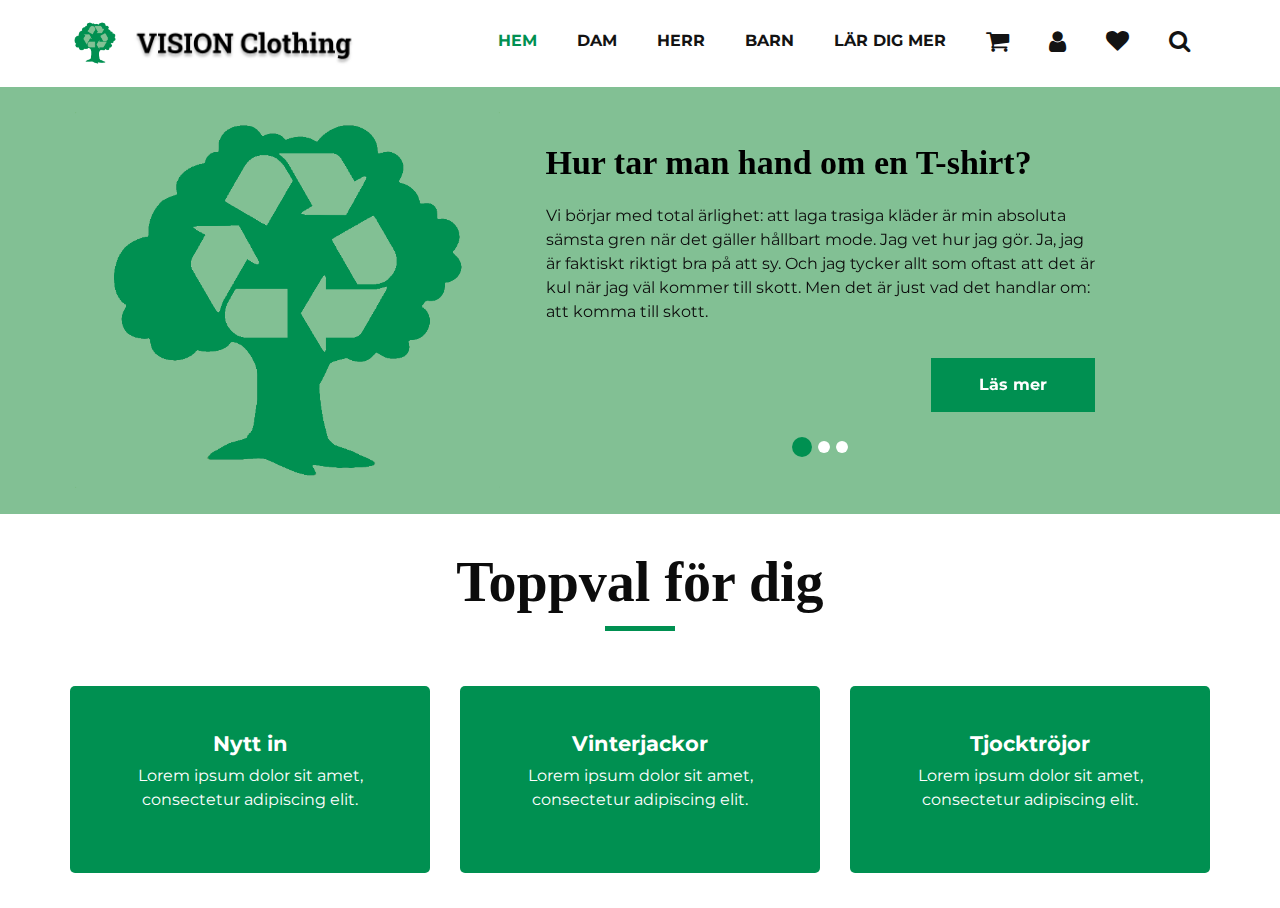
<file: index.html>
<!DOCTYPE html>
<html>

<head>
   <!-- Basic -->
   <meta charset="utf-8" />
   <meta http-equiv="X-UA-Compatible" content="IE=edge" />
   <!-- Mobile Metas -->
   <meta name="viewport" content="width=device-width, initial-scale=1, shrink-to-fit=no" />
   <!-- Site Metas -->
   <meta name="keywords" content="" />
   <meta name="description" content="" />
   <meta name="author" content="" />
   <link rel="shortcut icon" href="images/Tree.png" type="">
   <title>Vision Clothing</title>
   <!-- bootstrap core css -->
   <link rel="stylesheet" type="text/css" href="css/bootstrap.css" />
   <!-- font awesome style -->
   <link href="css/font-awesome.min.css" rel="stylesheet" />
   <!-- Custom styles for this template -->
   <!-- responsive style -->
   <link href="css/responsive.css" rel="stylesheet" />
   <link href="css/style.css" rel="stylesheet" />
</head>

<body>
   <div class="hero_area">
      <!-- header section strats -->
      <header class="header_section">
         <div class="container">
            <nav class="navbar navbar-expand-lg custom_nav-container ">
               <a class="navbar-brand" href="index.html"><img width="50" src="images/Tree.png" alt="#"><img width="250"
                     src="images/logo.png" alt="#" /></a>
               <button class="navbar-toggler" type="button" data-toggle="collapse" data-target="#navbarSupportedContent"
                  aria-controls="navbarSupportedContent" aria-expanded="false" aria-label="Toggle navigation">
                  <span class=""> </span>
               </button>
               <div class="collapse navbar-collapse" id="navbarSupportedContent">
                  <ul class="navbar-nav">
                     <li class="nav-item active">
                        <a class="nav-link" href="index.html">Hem <span class="sr-only">(current)</span></a>
                     </li>
                     <li class="nav-item">
                        <a class="nav-link" href="productsDam.html">Dam</a>
                     </li>
                     <li class="nav-item">
                        <a class="nav-link" href="productsHerr.html">Herr</a>
                     </li>
                     <li class="nav-item">
                        <a class="nav-link" href="javascript:void(0)"
                           onclick="document.getElementById('myModal').style.display='block';">Barn</a>
                     </li>
                     <li class="nav-item">
                        <a class="nav-link" href="info.html">lär dig mer</a>
                     </li>
                     <li class="nav-item">
                        <a class="nav-link" onclick="document.getElementById('myModal').style.display='block';"
                           href="javascript:void(0)"><i class="fa fa-shopping-cart" style="font-size:25px;"></i></a>
                     </li>
                     <li class="nav-item">
                        <a class="nav-link" onclick="document.getElementById('myModal').style.display='block';"
                           href="javascript:void(0)"><i class="fa fa-user" style="font-size:24px;"></i></a>
                     </li>
                     <li class="nav-item">
                        <a class="nav-link" onclick="document.getElementById('myModal').style.display='block';"
                           href="javascript:void(0)"><i class="fa fa-heart" style="font-size:23px;"></i></a>
                     </li>
                     <li class="nav-item">
                        <a class="nav-link" onclick="document.getElementById('myModal').style.display='block';"
                           href="javascript:void(0)"><i class="fa fa-search" style="font-size:23px;"></i></a>
                     </li>

                  </ul>
               </div>
            </nav>
         </div>
      </header>
      <!-- end header section -->
      <!-- slider section -->
      <section class="slider_section " style="background-color: #82c094; padding: 2% 0;">
         <div class="img-box" style="padding: 0px 0px 0px 75px; max-width: 500px;">
            <img src="images/Tree.png" alt="">
         </div>
         <div id="customCarousel1" class="carousel slide" data-ride="carousel">
            <div class="carousel-inner">
               <div class="carousel-item active">
                  <div class="container ">
                     <div class="row">
                        <div class="col-md-7 col-lg-6 " style="
                           min-width: 100%;">
                           <div class="detail-box" style="min-height: 284px">
                              <h1>
                                 Hur tar man hand om en T-shirt?
                              </h1>
                              <p>
                                 Vi börjar med total ärlighet: att laga trasiga kläder är min absoluta sämsta
                                 gren när det gäller hållbart mode. Jag vet hur jag gör. Ja, jag är faktiskt riktigt bra
                                 på att
                                 sy. Och jag tycker allt som oftast att det är kul när jag väl kommer till skott. Men
                                 det är just
                                 vad det handlar om: att komma till skott.
                              </p>
                              <div class="btn-box">
                                 <a href="info.html" class="btn1">
                                    Läs mer
                                 </a>
                              </div>
                           </div>
                        </div>
                     </div>
                  </div>
               </div>
               <div class="carousel-item ">
                  <div class="container ">
                     <div class="row">
                        <div class="col-md-7 col-lg-6 " style="
                           min-width: 100%;">
                           <div class="detail-box" style="min-height: 284px">
                              <h1>
                                 Är H&M:s hållbara kläder verkligen hållbara?
                              </h1>
                              <p>
                                 Explicabo esse amet tempora quibusdam laudantium, laborum eaque magnam fugiat hic? Esse
                                 dicta aliquid error repudiandae earum suscipit fugiat molestias, veniam, vel architecto
                                 veritatis delectus repellat modi impedit sequi.
                              </p>
                              <div class="btn-box">
                                 <a href="info.html" class="btn1">
                                    Läs mer
                                 </a>
                              </div>
                           </div>
                        </div>
                     </div>
                  </div>
               </div>
               <div class="carousel-item">
                  <div class="container ">
                     <div class="row">
                        <div class="col-md-7 col-lg-6 " style="
                           min-width: 100%;">
                           <div class="detail-box" style="min-height: 284px">
                              <h1>
                                 Tips och inspiration för Miljövänliga veckan
                              </h1>
                              <p>
                                 Explicabo esse amet tempora quibusdam laudantium, laborum eaque magnam fugiat hic? Esse
                                 dicta aliquid error repudiandae earum suscipit fugiat molestias, veniam, vel architecto
                                 veritatis delectus repellat modi impedit sequi.
                              </p>
                              <div class="btn-box">
                                 <a href="info.html" class="btn1">
                                    Läs mer
                                 </a>
                              </div>
                           </div>
                        </div>
                     </div>
                  </div>
               </div>
            </div>
            <div class="container">
               <ol class="carousel-indicators" style="margin-top: 0;">
                  <li data-target="#customCarousel1" data-slide-to="0" class="active"></li>
                  <li data-target="#customCarousel1" data-slide-to="1"></li>
                  <li data-target="#customCarousel1" data-slide-to="2"></li>
               </ol>
            </div>
         </div>
      </section>
      <!-- end slider section -->
   </div>
   <!-- why section -->
   <section class="why_section layout_padding">
      <div class="container">
         <div class="heading_container heading_center">
            <h2>
               Toppval för dig
            </h2>
         </div>
         <div class="row">
            <div class="col-md-4 cate">
               <a href="products.html">
                  <div class="box ">
                     <div class="detail-box">
                        <h5>
                           Nytt in
                        </h5>
                        <p>
                           Lorem ipsum dolor sit amet, consectetur adipiscing elit.
                        </p>
                     </div>
                  </div>
               </a>
            </div>
            <div class="col-md-4 cate">
               <a href="javascript:void(0)" onclick="document.getElementById('myModal').style.display='block';">
                  <div class="box ">
                     <div class="detail-box">
                        <h5>
                           Vinterjackor
                        </h5>
                        <p>
                           Lorem ipsum dolor sit amet, consectetur adipiscing elit.
                        </p>
                     </div>
                  </div>
               </a>
            </div>
            <div class="col-md-4 cate">
               <a href="javascript:void(0)" onclick="document.getElementById('myModal').style.display='block';">
                  <div class="box ">
                     <div class="detail-box">
                        <h5>
                           Tjocktröjor
                        </h5>
                        <p>
                           Lorem ipsum dolor sit amet, consectetur adipiscing elit.
                        </p>
                     </div>
                  </div>
               </a>
            </div>
         </div>
      </div>
   </section>
   <!-- end why section -->

   <!-- The Modal -->
   <div id="myModal" class="modal">
      <!-- Modal content -->
      <div class="modal-content">
         <span class="close">&times;</span>
         <span style="text-align: center; padding-top: 15px;">
            <h2>Hoppsan, det här är inte
               implementerat ännu!
               <br><br>
               Tack för din förståelse.
            </h2>
         </span>
      </div>
   </div>

   <script>
      // Get the modal
      var modal = document.getElementById("myModal");

      // Get the <span> element that closes the modal
      var span = document.getElementsByClassName("close")[0];
      // When the user clicks on <span> (x), close the modal
      span.onclick = function () {
         modal.style.display = "none";
      }

      // When the user clicks anywhere outside of the modal, close it
      window.onclick = function (event) {
         ;
         if (event.target == modal) {
            modal.style.display = "none";
         }
      }
   </script>

   <!-- jQery -->
   <script src="js/jquery-3.4.1.min.js"></script>
   <!-- popper js -->
   <script src="js/popper.min.js"></script>
   <!-- bootstrap js -->
   <script src="js/bootstrap.js"></script>
   <!-- custom js -->
   <script src="js/custom.js"></script>
</body>

</html>
</file>
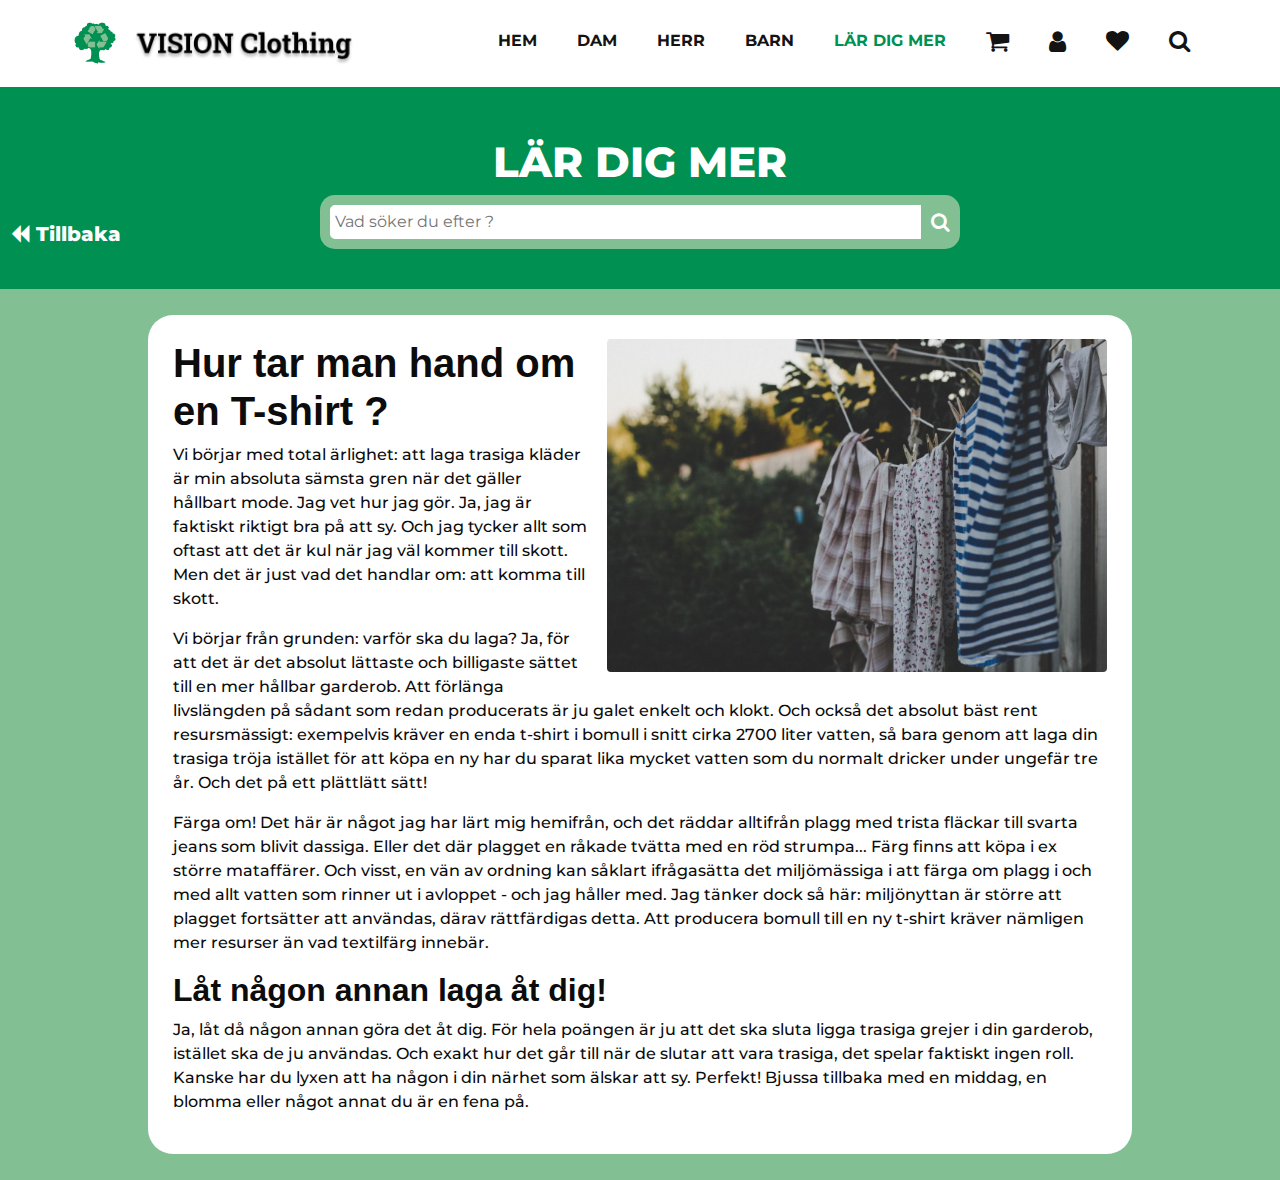
<file: article.html>
<!DOCTYPE html>
<html>

<head>
    <!-- Basic -->
    <meta charset="utf-8" />
    <meta http-equiv="X-UA-Compatible" content="IE=edge" />
    <!-- Mobile Metas -->
    <meta name="viewport" content="width=device-width, initial-scale=1, shrink-to-fit=no" />
    <!-- Site Metas -->
    <meta name="keywords" content="" />
    <meta name="description" content="" />
    <meta name="author" content="" />
    <link rel="shortcut icon" href="images/Tree.png" type="">
    <title>Vision Clothing</title>
    <!-- bootstrap core css -->
    <link rel="stylesheet" type="text/css" href="css/bootstrap.css" />
    <!-- font awesome style -->
    <link href="css/font-awesome.min.css" rel="stylesheet" />
    <!-- Custom styles for this template -->
    <!-- responsive style -->
    <link href="css/responsive.css" rel="stylesheet" />
    <link href="css/style.css" rel="stylesheet" />
</head>

<body>
    <!-- header section strats -->
    <header class="header_section">
        <div class="container">
            <nav class="navbar navbar-expand-lg custom_nav-container ">
                <a class="navbar-brand" href="index.html"><img width="50" src="images/Tree.png" alt="#"><img width="250"
                        src="images/logo.png" alt="#" /></a>
                <button class="navbar-toggler" type="button" data-toggle="collapse"
                    data-target="#navbarSupportedContent" aria-controls="navbarSupportedContent" aria-expanded="false"
                    aria-label="Toggle navigation">
                    <span class=""> </span>
                </button>
                <div class="collapse navbar-collapse" id="navbarSupportedContent">
                    <ul class="navbar-nav">
                        <li class="nav-item">
                            <a class="nav-link" href="index.html">Hem</a>
                        </li>
                        <li class="nav-item">
                            <a class="nav-link" href="productsDam.html">Dam</a>
                        </li>
                        <li class="nav-item">
                            <a class="nav-link" href="productsHerr.html">Herr</a>
                        </li>
                        <li class="nav-item">
                            <a class="nav-link" href="javascript:void(0)"
                                onclick="document.getElementById('myModal').style.display='block';">Barn</a>
                        </li>
                        <li class="nav-item active">
                            <a class="nav-link" href="info.html">lär dig mer <span class="sr-only">(current)</span></a>
                        </li>
                        <li class="nav-item">
                            <a class="nav-link" onclick="document.getElementById('myModal').style.display='block';"
                                href="javascript:void(0)"><i class="fa fa-shopping-cart"
                                    style="font-size:25px;"></i></a>
                        </li>
                        <li class="nav-item">
                            <a class="nav-link" onclick="document.getElementById('myModal').style.display='block';"
                                href="javascript:void(0)"><i class="fa fa-user" style="font-size:24px;"></i></a>
                        </li>
                        <li class="nav-item">
                            <a class="nav-link" onclick="document.getElementById('myModal').style.display='block';"
                                href="javascript:void(0)"><i class="fa fa-heart" style="font-size:23px;"></i></a>
                        </li>
                        <li class="nav-item">
                            <a class="nav-link" onclick="document.getElementById('myModal').style.display='block';"
                                href="javascript:void(0)"><i class="fa fa-search" style="font-size:23px;"></i></a>
                        </li>
                    </ul>
                </div>
            </nav>
        </div>
    </header>
    <!-- end header section -->


    <!-- inner page section -->
    <section class="inner_page_head">
        <div class="container_fuild">
            <div class="row">
                <div class="col-md-12">
                    <div class="full">
                        <h3>LÄR DIG MER</h3>
                        <div class="wrap">
                            <div class="search">
                                <input type="text" class="searchTerm" placeholder="Vad söker du efter ? "
                                    onfocus="event.target.placeholder  = ''"
                                    onblur="event.target.placeholder  = 'Vad söker du efter ? '">
                                <button class="searchButton"
                                    onclick="document.getElementById('myModal').style.display='block';">
                                    <i class="fa fa-search"></i>
                                </button>
                            </div>
                        </div>
                        <div style="bottom: 0%; left: 2%; position: absolute; z-index: 1;" class="back" id="infoBack">
                            <a onclick="history.back();"><i class="fa fa-backward" style="font-size: 20x;"></i>
                                Tillbaka</a>
                        </div>
                    </div>
                </div>
            </div>
        </div>
    </section>
    <!-- end inner page section -->
    <div style="background-color: #82c094; padding: 2%;">
        <article style=" width: 80%; background-color: #FFF; margin: 0 auto; padding: 2%; border-radius: 25px;">
            <section class="mb-5" style="font-weight: 500;">
                <img id="clothesImg" class="img-fluid rounded" src="images/16.jpg" align="right"
                    style="margin: 0 0 1.1rem 1.1rem;" alt="..." />
                <h1 style="font-family: sans-serif; font-weight: bold;">Hur tar man hand om en
                    T-shirt ?</h1>
                <p class="fs-5 mb-4">Vi börjar med total ärlighet: att laga trasiga kläder är min absoluta sämsta
                    gren när det gäller hållbart mode. Jag vet hur jag gör. Ja, jag är faktiskt riktigt bra på att
                    sy. Och jag tycker allt som oftast att det är kul när jag väl kommer till skott. Men det är just
                    vad det handlar om: att komma till skott.</p>

                <p class="fs-5 mb-4">Vi börjar från grunden: varför ska du laga? Ja, för att det är det absolut
                    lättaste och billigaste sättet till en mer hållbar garderob. Att förlänga livslängden på sådant
                    som redan producerats är ju galet enkelt och klokt. Och också det absolut bäst rent
                    resursmässigt: exempelvis kräver en enda t-shirt i bomull i snitt cirka 2700 liter vatten, så
                    bara genom att laga din trasiga tröja istället för att köpa en ny har du sparat lika mycket
                    vatten som du normalt dricker under ungefär tre år. Och det på ett plättlätt sätt!</p>
                <p class="fs-5 mb-4">Färga om! Det här är något jag har lärt mig hemifrån, och det räddar alltifrån
                    plagg med trista fläckar till svarta jeans som blivit dassiga. Eller det där plagget en råkade
                    tvätta med en röd strumpa... Färg finns att köpa i ex större mataffärer. Och visst, en vän av
                    ordning kan såklart ifrågasätta det miljömässiga i att färga om plagg i och med allt vatten som
                    rinner ut i avloppet - och jag håller med. Jag tänker dock så här: miljönyttan är större att
                    plagget fortsätter att användas, därav rättfärdigas detta. Att producera bomull till en ny
                    t-shirt kräver nämligen mer resurser än vad textilfärg innebär.</p>
                <h2 class="fw-bolder mb-4" style="font-family: sans-serif; font-weight: bold;">Låt någon annan laga åt dig!
                </h2>
                <p class="fs-5 mb-4">Ja, låt då någon annan göra det åt dig. För hela poängen är ju att det ska sluta ligga
                    trasiga grejer i din garderob, istället ska de ju användas. Och exakt hur det går till när de slutar att
                    vara trasiga, det spelar faktiskt ingen roll. Kanske har du lyxen att ha någon i din närhet som älskar
                    att sy. Perfekt! Bjussa tillbaka med en middag, en blomma eller något annat du är en fena på.
                </p>
            </section>
        </article>
    </div>
    <!-- The Modal -->
    <div id="myModal" class="modal">
        <!-- Modal content -->
        <div class="modal-content">
            <span class="close">&times;</span>
            <span style="text-align: center; padding-top: 15px;">
                <h2>Hoppsan, det här är inte
                    implementerat ännu!
                    <br><br>
                    Tack för din förståelse.
                </h2>
            </span>
        </div>
    </div>

    <script>
        // Get the modal
        var modal = document.getElementById("myModal");

        // Get the <span> element that closes the modal
        var span = document.getElementsByClassName("close")[0];
        // When the user clicks on <span> (x), close the modal
        span.onclick = function () {
            modal.style.display = "none";
        }

        // When the user clicks anywhere outside of the modal, close it
        window.onclick = function (event) {
            ;
            if (event.target == modal) {
                modal.style.display = "none";
            }
        }
    </script>

    <!-- jQery -->
    <script src="js/jquery-3.4.1.min.js"></script>
    <!-- popper js -->
    <script src="js/popper.min.js"></script>
    <!-- bootstrap js -->
    <script src="js/bootstrap.js"></script>
    <!-- custom js -->
    <script src="js/custom.js"></script>
</body>

</html>
</file>
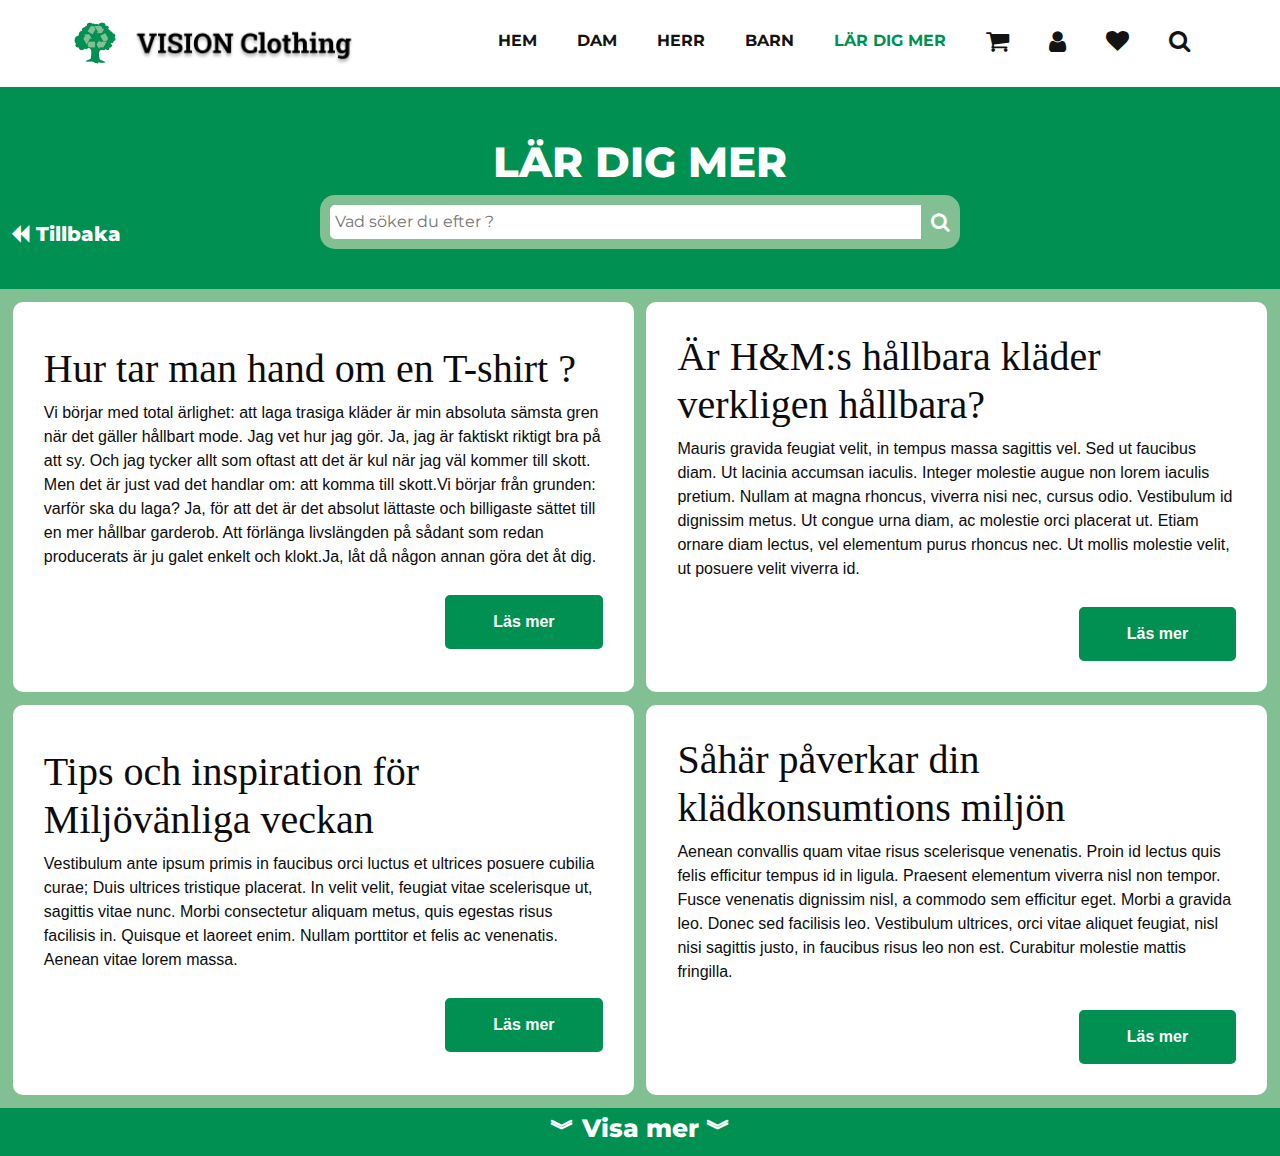
<file: info.html>
<!DOCTYPE html>
<html>

<head>
   <!-- Basic -->
   <meta charset="utf-8" />
   <meta http-equiv="X-UA-Compatible" content="IE=edge" />
   <!-- Mobile Metas -->
   <meta name="viewport" content="width=device-width, initial-scale=1, shrink-to-fit=no" />
   <!-- Site Metas -->
   <meta name="keywords" content="" />
   <meta name="description" content="" />
   <meta name="author" content="" />
   <link rel="shortcut icon" href="images/Tree.png" type="">
   <title>Vision Clothing</title>
   <!-- bootstrap core css -->
   <link rel="stylesheet" type="text/css" href="css/bootstrap.css" />
   <!-- font awesome style -->
   <link href="css/font-awesome.min.css" rel="stylesheet" />
   <!-- Custom styles for this template -->
   <!-- responsive style -->
   <link href="css/responsive.css" rel="stylesheet" />
   <link href="css/style.css" rel="stylesheet" />
</head>

<body>
   <!-- header section strats -->
   <header class="header_section">
      <div class="container">
         <nav class="navbar navbar-expand-lg custom_nav-container ">
            <a class="navbar-brand" href="index.html"><img width="50" src="images/Tree.png" alt="#"><img width="250"
                  src="images/logo.png" alt="#" /></a>
            <button class="navbar-toggler" type="button" data-toggle="collapse" data-target="#navbarSupportedContent"
               aria-controls="navbarSupportedContent" aria-expanded="false" aria-label="Toggle navigation">
               <span class=""> </span>
            </button>
            <div class="collapse navbar-collapse" id="navbarSupportedContent">
               <ul class="navbar-nav">
                  <li class="nav-item">
                     <a class="nav-link" href="index.html">Hem</a>
                  </li>
                  <li class="nav-item">
                     <a class="nav-link" href="productsDam.html">Dam</a>
                  </li>
                  <li class="nav-item">
                     <a class="nav-link" href="productsHerr.html">Herr</a>
                  </li>
                  <li class="nav-item">
                     <a class="nav-link" href="javascript:void(0)"
                        onclick="document.getElementById('myModal').style.display='block';">Barn</a>
                  </li>
                  <li class="nav-item active">
                     <a class="nav-link" href="info.html">lär dig mer <span class="sr-only">(current)</span></a>
                  </li>
                  <li class="nav-item">
                     <a class="nav-link" onclick="document.getElementById('myModal').style.display='block';"
                        href="javascript:void(0)"><i class="fa fa-shopping-cart" style="font-size:25px;"></i></a>
                  </li>
                  <li class="nav-item">
                     <a class="nav-link" onclick="document.getElementById('myModal').style.display='block';"
                        href="javascript:void(0)"><i class="fa fa-user" style="font-size:24px;"></i></a>
                  </li>
                  <li class="nav-item">
                     <a class="nav-link" onclick="document.getElementById('myModal').style.display='block';"
                        href="javascript:void(0)"><i class="fa fa-heart" style="font-size:23px;"></i></a>
                  </li>
                  <li class="nav-item">
                     <a class="nav-link" onclick="document.getElementById('myModal').style.display='block';"
                        href="javascript:void(0)"><i class="fa fa-search" style="font-size:23px;"></i></a>
                  </li>
               </ul>
            </div>
         </nav>
      </div>
   </header>
   <!-- end header section -->


   <!-- inner page section -->
   <section class="inner_page_head">
      <div class="container_fuild">
         <div class="row">
            <div class="col-md-12">
               <div class="full">
                  <h3>LÄR DIG MER</h3>
                  <div class="wrap">
                     <div class="search">
                        <input type="text" class="searchTerm" placeholder="Vad söker du efter ? "
                           onfocus="event.target.placeholder  = ''"
                           onblur="event.target.placeholder  = 'Vad söker du efter ? '">
                        <button class="searchButton"
                           onclick="document.getElementById('myModal').style.display='block';">
                           <i class="fa fa-search"></i>
                        </button>
                     </div>
                  </div>
                  <div style="bottom: 0%; left: 2%; position: absolute; z-index: 1;" class="back" id="infoBack">
                     <a onclick="history.back();"><i class="fa fa-backward" style="font-size: 20x;"></i> Tillbaka</a>
                  </div>
               </div>
            </div>
         </div>
      </div>
   </section>
   <!-- end inner page section -->


   <div class="infoCon">
      <div class="infoItem" style="margin: 2% 1% 1% 2%;">
         <div class="detail-box">
            <h1>
               Hur tar man hand om en T-shirt ?
            </h1>
            <p>
               Vi börjar med total ärlighet: att laga trasiga kläder är min absoluta sämsta
               gren när det gäller hållbart mode. Jag vet hur jag gör. Ja, jag är faktiskt riktigt bra på att
               sy. Och jag tycker allt som oftast att det är kul när jag väl kommer till skott. Men det är just
               vad det handlar om: att komma till skott.Vi börjar från grunden: varför ska du laga? Ja, för att det är det absolut
               lättaste och billigaste sättet till en mer hållbar garderob. Att förlänga livslängden på sådant
               som redan producerats är ju galet enkelt och klokt.Ja, låt då någon annan göra det åt dig.
            </p>
            <div class="btn-box">
               <a href="article.html" class="btn1">
                  Läs mer
               </a>
            </div>
         </div>
      </div>
      <div class="infoItem" style="margin: 2% 2% 1% 1%;">
         <div class="detail-box">
            <h1>
               Är H&M:s hållbara kläder verkligen hållbara?
            </h1>
            <p>
               Mauris gravida feugiat velit, in tempus massa sagittis vel. Sed ut faucibus diam. Ut lacinia accumsan
               iaculis. Integer molestie augue non lorem iaculis pretium. Nullam at magna rhoncus, viverra nisi nec,
               cursus odio. Vestibulum id dignissim metus. Ut congue urna diam, ac molestie orci placerat ut. Etiam
               ornare diam lectus, vel elementum purus rhoncus nec. Ut mollis molestie velit, ut posuere velit viverra
               id.
            </p>
            <div class="btn-box">
               <a href="javascript:void(0)" class="btn1"
                  onclick="document.getElementById('myModal').style.display='block';">
                  Läs mer
               </a>
            </div>
         </div>
      </div>
      <div class="infoItem" style="margin: 1% 1% 2% 2%;">
         <div class="detail-box">
            <h1>
               Tips och inspiration för Miljövänliga veckan
            </h1>
            <p>
               Vestibulum ante ipsum primis in faucibus orci luctus et ultrices posuere cubilia curae; Duis ultrices
               tristique placerat. In velit velit, feugiat vitae scelerisque ut, sagittis vitae nunc. Morbi consectetur
               aliquam metus, quis egestas risus facilisis in. Quisque et laoreet enim. Nullam porttitor et felis ac
               venenatis. Aenean vitae lorem massa.
            </p>
            <div class="btn-box">
               <a href="javascript:void(0)" class="btn1"
                  onclick="document.getElementById('myModal').style.display='block';">
                  Läs mer
               </a>
            </div>
         </div>
      </div>
      <div class="infoItem" style="margin: 1% 2% 2% 1%;">
         <div class="detail-box">
            <h1>
               Såhär påverkar din klädkonsumtions miljön
            </h1>
            <p>
               Aenean convallis quam vitae risus scelerisque venenatis. Proin id lectus quis felis efficitur tempus id
               in ligula. Praesent elementum viverra nisl non tempor. Fusce venenatis dignissim nisl, a commodo sem
               efficitur eget. Morbi a gravida leo. Donec sed facilisis leo. Vestibulum ultrices, orci vitae aliquet
               feugiat, nisl nisi sagittis justo, in faucibus risus leo non est. Curabitur molestie mattis fringilla.
            </p>
            <div class="btn-box">
               <a href="javascript:void(0)" class="btn1"
                  onclick="document.getElementById('myModal').style.display='block';">
                  Läs mer
               </a>
            </div>
         </div>
      </div>
   </div>

   <section class="inner_page_head scrollmore" style="padding: 5px 0;"
      onclick="document.getElementById('myModal').style.display='block';">
      <div class="container_fuild">
         <div class="row">
            <div class="col-md-12">
               <div class="full">
                  <h3>&#65086 Visa mer &#65086</h3>
               </div>
            </div>
         </div>
      </div>
   </section>

   <!-- The Modal -->
   <div id="myModal" class="modal">
      <!-- Modal content -->
      <div class="modal-content">
         <span class="close">&times;</span>
         <span style="text-align: center; padding-top: 15px;">
            <h2>Hoppsan, det här är inte
               implementerat ännu!
               <br><br>
               Tack för din förståelse.
            </h2>
         </span>
      </div>
   </div>

   <script>
      // Get the modal
      var modal = document.getElementById("myModal");

      // Get the <span> element that closes the modal
      var span = document.getElementsByClassName("close")[0];
      // When the user clicks on <span> (x), close the modal
      span.onclick = function () {
         modal.style.display = "none";
      }

      // When the user clicks anywhere outside of the modal, close it
      window.onclick = function (event) {
         ;
         if (event.target == modal) {
            modal.style.display = "none";
         }
      }
   </script>

   <!-- jQery -->
   <script src="js/jquery-3.4.1.min.js"></script>
   <!-- popper js -->
   <script src="js/popper.min.js"></script>
   <!-- bootstrap js -->
   <script src="js/bootstrap.js"></script>
   <!-- custom js -->
   <script src="js/custom.js"></script>
</body>

</html>
</file>
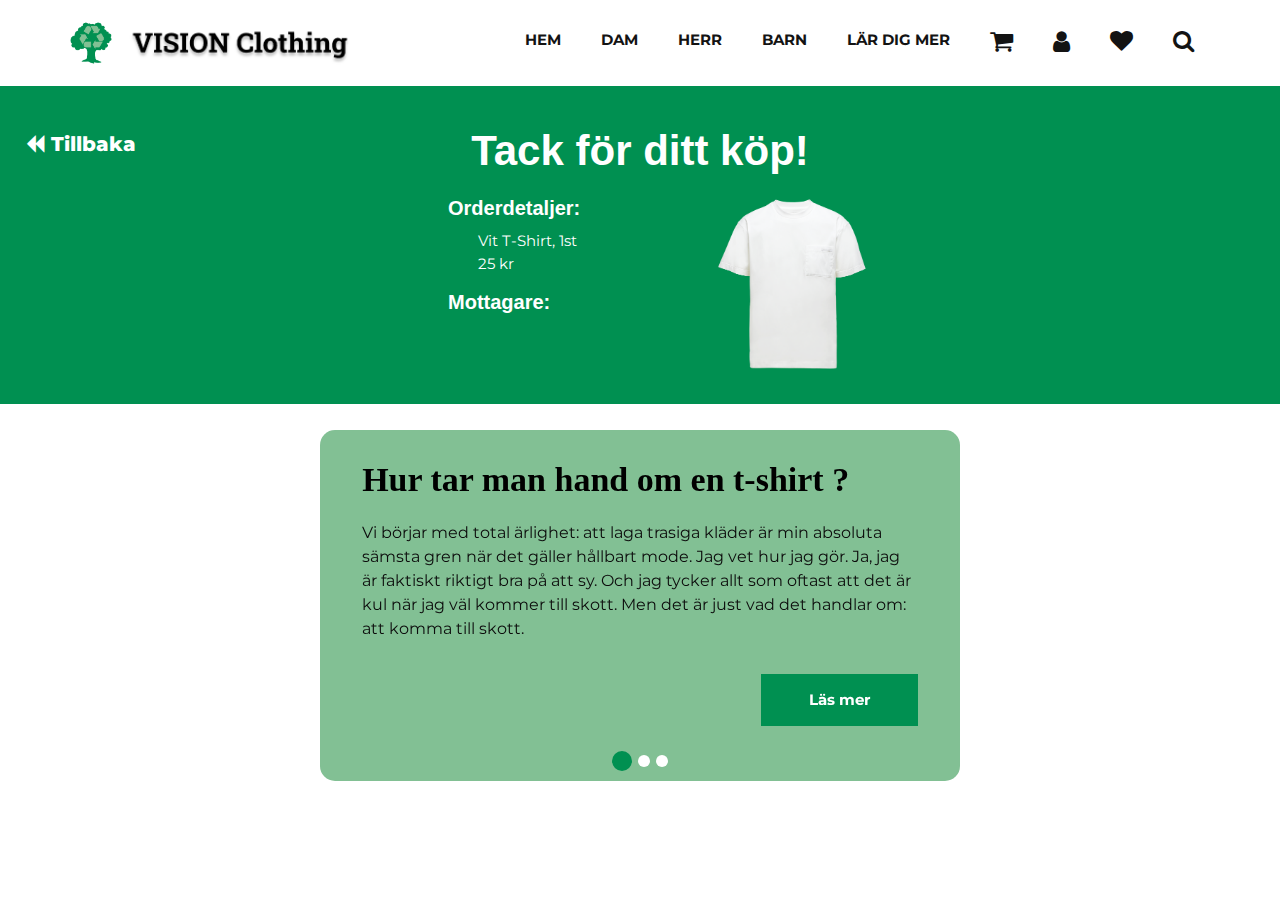
<file: klar.html>
<!DOCTYPE html>
<html>

<head>
   <!-- Basic -->
   <meta charset="utf-8" />
   <meta http-equiv="X-UA-Compatible" content="IE=edge" />
   <!-- Mobile Metas -->
   <meta name="viewport" content="width=device-width, initial-scale=1, shrink-to-fit=no" />
   <!-- Site Metas -->
   <meta name="keywords" content="" />
   <meta name="description" content="" />
   <meta name="author" content="" />
   <link rel="shortcut icon" href="images/Tree.png" type="">
   <title>Vision Clothing</title>
   <!-- bootstrap core css -->
   <link rel="stylesheet" type="text/css" href="css/bootstrap.css" />
   <!-- font awesome style -->
   <link href="css/font-awesome.min.css" rel="stylesheet" />
   <!-- Custom styles for this template -->
   <link href="css/styles2.css" rel="stylesheet" />
   <!-- responsive style -->
   <link href="css/responsive.css" rel="stylesheet" />
   <link rel="stylesheet" href="https://www.w3schools.com/w3css/4/w3.css">
   <link href="css/style.css" rel="stylesheet" />
</head>

<body>
   <!-- header section strats -->
   <header class="header_section">
      <div class="container">
         <nav class="navbar navbar-expand-lg custom_nav-container ">
            <a class="navbar-brand" href="index.html"><img width="50" src="images/Tree.png" alt="#"><img width="250"
                  src="images/logo.png" alt="#" /></a>
            <button class="navbar-toggler" type="button" data-toggle="collapse" data-target="#navbarSupportedContent"
               aria-controls="navbarSupportedContent" aria-expanded="false" aria-label="Toggle navigation">
               <span class=""> </span>
            </button>
            <div class="collapse navbar-collapse" id="navbarSupportedContent">
               <ul class="navbar-nav">
                  <li class="nav-item">
                     <a class="nav-link" href="index.html">Hem</a>
                  </li>
                  <li class="nav-item">
                     <a class="nav-link" href="productsDam.html">Dam</a>
                  </li>
                  <li class="nav-item">
                     <a class="nav-link" href="productsHerr.html">Herr</a>
                  </li>
                  <li class="nav-item">
                     <a class="nav-link" href="javascript:void(0)"
                        onclick="document.getElementById('myModal').style.display='block';">Barn</a>
                  </li>
                  <li class="nav-item">
                     <a class="nav-link" href="info.html">lär dig mer</a>
                  </li>
                  <li class="nav-item">
                     <a class="nav-link" onclick="document.getElementById('myModal').style.display='block';"
                        href="javascript:void(0)"><i class="fa fa-shopping-cart" style="font-size:25px;"></i></a>
                  </li>
                  <li class="nav-item">
                     <a class="nav-link" onclick="document.getElementById('myModal').style.display='block';"
                        href="javascript:void(0)"><i class="fa fa-user" style="font-size:24px;"></i></a>
                  </li>
                  <li class="nav-item">
                     <a class="nav-link" onclick="document.getElementById('myModal').style.display='block';"
                        href="javascript:void(0)"><i class="fa fa-heart" style="font-size:23px;"></i></a>
                  </li>
                  <li class="nav-item">
                     <a class="nav-link" onclick="document.getElementById('myModal').style.display='block';"
                        href="javascript:void(0)"><i class="fa fa-search" style="font-size:23px;"></i></a>
                  </li>
               </ul>
            </div>
         </nav>
      </div>
   </header>

   <section class="inner_page_head" style="padding: 30px 0;">
      <div style="padding: 1% 0 0 2%; position: absolute; z-index: 1;" class="back" id="infoBack">
         <a onclick="history.back()"><i class="fa fa-backward" style="font-size: 20x;"></i> Tillbaka</a>
      </div>
      <div class="container_fuild">
         <div class="row">
            <div class="col-md-12">
               <div class="full">
                  <h3>Tack för ditt köp!</h3>
                  <div class="orderDetails"
                     style="max-width: 30%; margin: 0 auto; text-align: left; display: grid; grid-template-columns: 70% 30%;">
                     <div>
                        <h4 style="font-weight: bold;">Orderdetaljer: </h4>
                        <ul style="list-style-type: none; text-align: left;">
                           <li>Vit T-Shirt, 1st</li>
                           <li> 25 kr</li>
                        </ul>
                        <h4 style="font-weight: bold;">Mottagare: </h4>
                        <ul style="list-style-type: none; text-align: left;" id="infoList">
                           <li></li>
                           <li></li>
                           <li></li>
                        </ul>
                     </div>
                     <img src="images/p13.png" style="max-width: 150px;">
                  </div>
               </div>
            </div>
         </div>
      </div>
   </section>
   <div class="hero_area">
      <section class="slider_section " style=" padding: 0;">
         <div id="customCarousel1"
            style=" background-color: #82c094; border-radius: 15px; margin: 2% auto;"
            class="carousel slide" data-ride="carousel">
            <div class="carousel-inner">
               <div class="carousel-item active">
                  <div class="container ">
                     <div class="row">
                        <div class="col-md-7 col-lg-6 " style="
                           min-width: 100%;">
                           <div class="detail-box" style="min-height: 281px;">
                              <h1>
                                 Hur tar man hand om en t-shirt ?
                              </h1>
                              <p>
                                 Vi börjar med total ärlighet: att laga trasiga kläder är min absoluta sämsta
                                 gren när det gäller hållbart mode. Jag vet hur jag gör. Ja, jag är faktiskt riktigt bra
                                 på att
                                 sy. Och jag tycker allt som oftast att det är kul när jag väl kommer till skott. Men
                                 det är just
                                 vad det handlar om: att komma till skott.
                              </p>
                              <div class="btn-box">
                                 <a href="info.html" class="btn1">
                                    Läs mer
                                 </a>
                              </div>
                           </div>
                        </div>
                     </div>
                  </div>
               </div>
               <div class="carousel-item ">
                  <div class="container ">
                     <div class="row">
                        <div class="col-md-7 col-lg-6 " style="
                           min-width: 100%;">
                           <div class="detail-box" style="min-height: 281px;">
                              <h1>
                                 Är H&M:s hållbara kläder verkligen hållbara?
                              </h1>
                              <p>
                                 Explicabo esse amet tempora quibusdam laudantium, laborum eaque magnam fugiat hic? Esse
                                 dicta aliquid error repudiandae earum suscipit fugiat molestias, veniam, vel architecto
                                 veritatis delectus repellat modi impedit sequi.
                              </p>
                              <div class="btn-box">
                                 <a href="info.html" class="btn1">
                                    Läs mer
                                 </a>
                              </div>
                           </div>
                        </div>
                     </div>
                  </div>
               </div>
               <div class="carousel-item">
                  <div class="container ">
                     <div class="row">
                        <div class="col-md-7 col-lg-6 " style="
                           min-width: 100%;">
                           <div class="detail-box" style="min-height: 281px;">
                              <h1>
                                 Tips och inspiration för Miljövänliga veckan
                              </h1>
                              <p>
                                 Explicabo esse amet tempora quibusdam laudantium, laborum eaque magnam fugiat hic? Esse
                                 dicta aliquid error repudiandae earum suscipit fugiat molestias, veniam, vel architecto
                                 veritatis delectus repellat modi impedit sequi.
                              </p>
                              <div class="btn-box">
                                 <a href="info.html" class="btn1">
                                    Läs mer
                                 </a>
                              </div>
                           </div>
                        </div>
                     </div>
                  </div>
               </div>
            </div>
            <div class="container">
               <ol class="carousel-indicators" style="margin-top: 0px;">
                  <li data-target="#customCarousel1" data-slide-to="0" class="active"></li>
                  <li data-target="#customCarousel1" data-slide-to="1"></li>
                  <li data-target="#customCarousel1" data-slide-to="2"></li>
               </ol>
            </div>
         </div>

      </section>
   </div>
   <!-- The Modal -->
   <div id="myModal" class="modal">
      <!-- Modal content -->
      <div class="modal-content">
         <span class="close">&times;</span>
         <span style="text-align: center; padding-top: 15px;">
            <h2>Hoppsan, det här är inte
               implementerat ännu!
               <br><br>
               Tack för din förståelse.
            </h2>
         </span>
      </div>
   </div>

   <script>
      var search = location.search.substring(1);
      var objs = JSON.parse('{"' + search.replace(/&/g, '","').replace(/=/g, '":"') + '"}', function (key, value) { return key === "" ? value : decodeURIComponent(value) });
      document.getElementById("infoList").children[0].innerHTML = objs['f-name'] + " " + objs['l-name'];
      document.getElementById("infoList").children[1].innerHTML = objs["address"].replace(/[+,]/g, " ");
      document.getElementById("infoList").children[2].innerHTML = objs['city'] + " " + objs['zip'];
      // Get the modal
      var modalImpl = document.getElementById("myModal");

      // Get the <span> element that closes the modal
      var span = document.getElementsByClassName("close")[0];
      // When the user clicks on <span> (x), close the modal
      span.onclick = function () {
         modalImpl.style.display = "none";
      }

      // When the user clicks anywhere outside of the modal, close it
      window.onclick = function (event) {
         ;
         if (event.target == modalImpl) {
            modalImpl.style.display = "none";
         }
      }
   </script>

   <!-- The Modal -->

   <!-- jQery -->
   <script src="js/jquery-3.4.1.min.js"></script>
   <!-- popper js -->
   <script src="js/popper.min.js"></script>
   <!-- bootstrap js -->
   <script src="js/bootstrap.js"></script>
   <!-- custom js -->
   <script src="js/custom.js"></script>
</body>

</html>
</file>
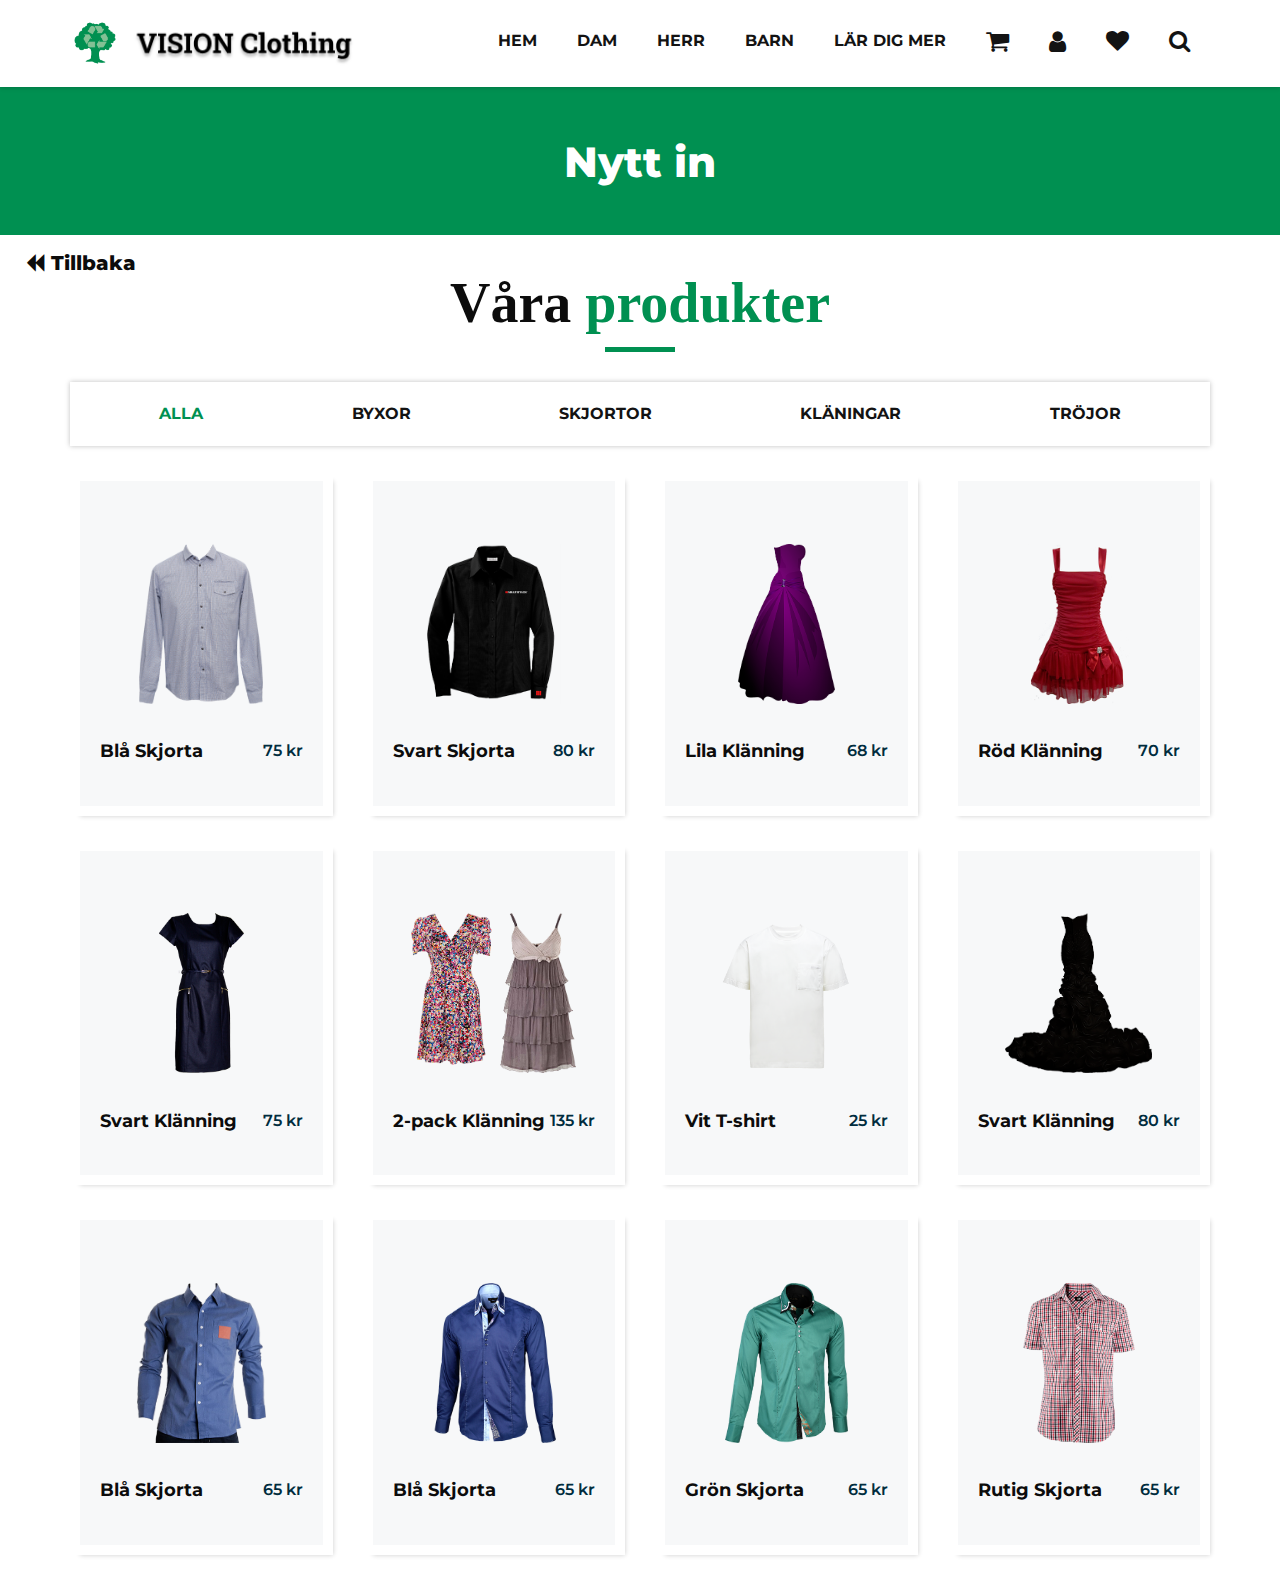
<file: products.html>
<!DOCTYPE html>
<html>

<head>
   <!-- Basic -->
   <meta charset="utf-8" />
   <meta http-equiv="X-UA-Compatible" content="IE=edge" />
   <!-- Mobile Metas -->
   <meta name="viewport" content="width=device-width, initial-scale=1, shrink-to-fit=no" />
   <!-- Site Metas -->
   <meta name="keywords" content="" />
   <meta name="description" content="" />
   <meta name="author" content="" />
   <link rel="shortcut icon" href="images/Tree.png" type="">
   <title>Vision Clothing</title>
   <!-- bootstrap core css -->
   <link rel="stylesheet" type="text/css" href="css/bootstrap.css" />
   <!-- font awesome style -->
   <link href="css/font-awesome.min.css" rel="stylesheet" />
   <!-- Custom styles for this template -->
   <!-- responsive style -->
   <link href="css/responsive.css" rel="stylesheet" />
   <link href="css/style.css" rel="stylesheet" />
</head>

<body class="sub_page">
   <div class="hero_area">
      <!-- header section strats -->
      <header class="header_section">
         <div class="container">
            <nav class="navbar navbar-expand-lg custom_nav-container ">
               <a class="navbar-brand" href="index.html"><img width="50" src="images/Tree.png" alt="#"><img width="250"
                     src="images/logo.png" alt="#" /></a>
               <button class="navbar-toggler" type="button" data-toggle="collapse" data-target="#navbarSupportedContent"
                  aria-controls="navbarSupportedContent" aria-expanded="false" aria-label="Toggle navigation">
                  <span class=""> </span>
               </button>
               <div class="collapse navbar-collapse" id="navbarSupportedContent">
                  <ul class="navbar-nav">
                     <li class="nav-item">
                        <a class="nav-link" href="index.html">Hem</a>
                     </li>
                     <li class="nav-item">
                        <a class="nav-link" href="productsDam.html">Dam</a>
                     </li>
                     <li class="nav-item">
                        <a class="nav-link" href="productsHerr.html">Herr</a>
                     </li>
                     <li class="nav-item">
                        <a class="nav-link" href="javascript:void(0)"
                           onclick="document.getElementById('myModal').style.display='block';">Barn</a>
                     </li>
                     <li class="nav-item">
                        <a class="nav-link" href="info.html">lär dig mer</a>
                     </li>
                     <li class="nav-item">
                        <a class="nav-link" onclick="document.getElementById('myModal').style.display='block';"
                           href="javascript:void(0)"><i class="fa fa-shopping-cart" style="font-size:25px;"></i></a>
                     </li>
                     <li class="nav-item">
                        <a class="nav-link" onclick="document.getElementById('myModal').style.display='block';"
                           href="javascript:void(0)"><i class="fa fa-user" style="font-size:24px;"></i></a>
                     </li>
                     <li class="nav-item">
                        <a class="nav-link" onclick="document.getElementById('myModal').style.display='block';"
                           href="javascript:void(0)"><i class="fa fa-heart" style="font-size:23px;"></i></a>
                     </li>

                     <li class="nav-item">
                        <a class="nav-link" onclick="document.getElementById('myModal').style.display='block';"
                           href="javascript:void(0)"><i class="fa fa-search" style="font-size:23px;"></i></a>
                     </li>
                  </ul>
               </div>
            </nav>
         </div>
      </header>
      <!-- end header section -->
   </div>
   <!-- inner page section -->
   <section class="inner_page_head">
      <div class="container_fuild">
         <div class="row">
            <div class="col-md-12">
               <div class="full">
                  <h3>Nytt in</h3>
               </div>
            </div>
         </div>
      </div>
   </section>
   <!-- end inner page section -->
   <div style="padding: 1% 0 0 2%; position: absolute; z-index: 1;" class="back">
      <a onclick="history.back()"><i class="fa fa-backward" style="font-size: 20x;"></i> Tillbaka</a>
   </div>

   <!-- product section -->
   <section class="product_section layout_padding">
      <div class="container">
         <div class="heading_container heading_center">
            <h2>
               Våra <span>produkter</span>
            </h2>
         </div>
         <div class="hero_area">
            <!-- header section strats -->
            <header class="header_section">
               <div class="container">
                  <nav class="navbar navbar-expand-lg custom_nav-container ">
                     <button class="navbar-toggler" type="button" data-toggle="collapse"
                        data-target="#navbarSupportedContent" aria-controls="navbarSupportedContent"
                        aria-expanded="false" aria-label="Toggle navigation">
                        <span class=""> </span>
                     </button>
                     <div class="collapse navbar-collapse" id="navbarSupportedContent"
                        style="display: block !important;">
                        <ul class="navbar-nav" style="margin: 0; justify-content: space-around;">
                           <li class="nav-item active">
                              <a class="nav-link" href="javascript:void(0)">Alla<span
                                    class="sr-only">(current)</span></a>
                           </li>
                           <li class="nav-item">
                              <a class="nav-link" href="javascript:void(0)"
                                 onclick="document.getElementById('myModal').style.display='block';">byxor</a>
                           </li>
                           <li class="nav-item">
                              <a class="nav-link" href="javascript:void(0)"
                                 onclick="document.getElementById('myModal').style.display='block';">Skjortor</a>
                           </li>
                           <li class="nav-item">
                              <a class="nav-link" href="javascript:void(0)"
                                 onclick="document.getElementById('myModal').style.display='block';">Kläningar</a>
                           </li>
                           <li class="nav-item">
                              <a class="nav-link" href="javascript:void(0)"
                                 onclick="document.getElementById('myModal').style.display='block';">tröjor</a>
                           </li>
                        </ul>
                     </div>
                  </nav>
               </div>
            </header>
            <!-- end header section -->
         </div>
         <div class="row">
            <div class="col-sm-6 col-md-4 col-lg-3">
               <div class="box">
                  <div class="option_container">
                     <div class="options">
                        <a href="javascript:void(0)" class="option2"
                           onclick="document.getElementById('myModal').style.display='block';">
                           Slutsåld!
                        </a>
                     </div>
                  </div>
                  <div class="img-box">
                     <img src="images/p1.png" alt="">
                  </div>
                  <div class="detail-box">
                     <h5>
                        Blå Skjorta
                     </h5>
                     <h6>
                        75 kr
                     </h6>
                  </div>
               </div>
            </div>
            <div class="col-sm-6 col-md-4 col-lg-3">
               <div class="box">
                  <div class="option_container">
                     <div class="options">
                        <a href="javascript:void(0)" class="option2"
                           onclick="document.getElementById('myModal').style.display='block';">
                           Slutsåld!
                        </a>
                     </div>
                  </div>
                  <div class="img-box">
                     <img src="images/p2.png" alt="">
                  </div>
                  <div class="detail-box">
                     <h5>
                        Svart Skjorta
                     </h5>
                     <h6>
                        80 kr
                     </h6>
                  </div>
               </div>
            </div>
            <div class="col-sm-6 col-md-4 col-lg-3">
               <div class="box">
                  <div class="option_container">
                     <div class="options">
                        <a href="javascript:void(0)" class="option2"
                           onclick="document.getElementById('myModal').style.display='block';">
                           Slutsåld!
                        </a>
                     </div>
                  </div>
                  <div class="img-box">
                     <img src="images/p3.png" alt="">
                  </div>
                  <div class="detail-box">
                     <h5>
                        Lila Klänning
                     </h5>
                     <h6>
                        68 kr
                     </h6>
                  </div>
               </div>
            </div>
            <div class="col-sm-6 col-md-4 col-lg-3">
               <div class="box">
                  <div class="option_container">
                     <div class="options">
                        <a href="javascript:void(0)" class="option2"
                           onclick="document.getElementById('myModal').style.display='block';">
                           Slutsåld!
                        </a>
                     </div>
                  </div>
                  <div class="img-box">
                     <img src="images/p4.png" alt="">
                  </div>
                  <div class="detail-box">
                     <h5>
                        Röd Klänning
                     </h5>
                     <h6>
                        70 kr
                     </h6>
                  </div>
               </div>
            </div>
            <div class="col-sm-6 col-md-4 col-lg-3">
               <div class="box">
                  <div class="option_container">
                     <div class="options">
                        <a href="javascript:void(0)" class="option2"
                           onclick="document.getElementById('myModal').style.display='block';">
                           Slutsåld!
                        </a>
                     </div>
                  </div>
                  <div class="img-box">
                     <img src="images/p5.png" alt="">
                  </div>
                  <div class="detail-box">
                     <h5>Svart Klänning</h5>
                     <h6>75 kr</h6>
                  </div>
               </div>
            </div>
            <div class="col-sm-6 col-md-4 col-lg-3">
               <div class="box">
                  <div class="option_container">
                     <div class="options">
                        <a href="javascript:void(0)" class="option2"
                           onclick="document.getElementById('myModal').style.display='block';">
                           Slutsåld!
                        </a>
                     </div>
                  </div>
                  <div class="img-box">
                     <img src="images/p6.png" alt="">
                  </div>
                  <div class="detail-box">
                     <h5>
                        2-pack Klänning
                     </h5>
                     <h6>
                        135 kr
                     </h6>
                  </div>
               </div>
            </div>
            <div class="col-sm-6 col-md-4 col-lg-3">
               <div class="box">
                  <div class="option_container">
                     <div class="options">
                        <a href="product.html" class="option1">
                           Visa produkt
                        </a>
                     </div>
                  </div>
                  <div class="img-box">
                     <img src="images/p13.png" alt="">
                  </div>
                  <div class="detail-box">
                     <h5>
                        Vit T-shirt
                     </h5>
                     <h6>
                        25 kr
                     </h6>
                  </div>
               </div>
            </div>
            <div class="col-sm-6 col-md-4 col-lg-3">
               <div class="box">
                  <div class="option_container">
                     <div class="options">
                        <a href="javascript:void(0)" class="option2"
                           onclick="document.getElementById('myModal').style.display='block';">
                           Slutsåld!
                        </a>
                     </div>
                  </div>
                  <div class="img-box">
                     <img src="images/p7.png" alt="">
                  </div>
                  <div class="detail-box">
                     <h5>
                        Svart Klänning
                     </h5>
                     <h6>
                        80 kr
                     </h6>
                  </div>
               </div>
            </div>
            <div class="col-sm-6 col-md-4 col-lg-3">
               <div class="box">
                  <div class="option_container">
                     <div class="options">
                        <a href="javascript:void(0)" class="option2"
                           onclick="document.getElementById('myModal').style.display='block';">
                           Slutsåld!
                        </a>
                     </div>
                  </div>
                  <div class="img-box">
                     <img src="images/p8.png" alt="">
                  </div>
                  <div class="detail-box">
                     <h5>
                        Blå Skjorta
                     </h5>
                     <h6>
                        65 kr
                     </h6>
                  </div>
               </div>
            </div>
            <div class="col-sm-6 col-md-4 col-lg-3">
               <div class="box">
                  <div class="option_container">
                     <div class="options">
                        <a href="javascript:void(0)" class="option2"
                           onclick="document.getElementById('myModal').style.display='block';">
                           Slutsåld!
                        </a>
                     </div>
                  </div>
                  <div class="img-box">
                     <img src="images/p9.png" alt="">
                  </div>
                  <div class="detail-box">
                     <h5>
                        Blå Skjorta
                     </h5>
                     <h6>
                        65 kr
                     </h6>
                  </div>
               </div>
            </div>
            <div class="col-sm-6 col-md-4 col-lg-3">
               <div class="box">
                  <div class="option_container">
                     <div class="options">
                        <a href="javascript:void(0)" class="option2"
                           onclick="document.getElementById('myModal').style.display='block';">
                           Slutsåld!
                        </a>
                     </div>
                  </div>
                  <div class="img-box">
                     <img src="images/p10.png" alt="">
                  </div>
                  <div class="detail-box">
                     <h5>
                        Grön Skjorta
                     </h5>
                     <h6>
                        65 kr
                     </h6>
                  </div>
               </div>
            </div>
            <div class="col-sm-6 col-md-4 col-lg-3">
               <div class="box">
                  <div class="option_container">
                     <div class="options">
                        <a href="javascript:void(0)" class="option2"
                           onclick="document.getElementById('myModal').style.display='block';">
                           Slutsåld!
                        </a>
                     </div>
                  </div>
                  <div class="img-box">
                     <img src="images/p11.png" alt="">
                  </div>
                  <div class="detail-box">
                     <h5>
                        Rutig Skjorta
                     </h5>
                     <h6>
                        65 kr
                     </h6>
                  </div>
               </div>
            </div>
         </div>
      </div>
   </section>


   <div id="myModal" class="modal">
      <!-- Modal content -->
      <div class="modal-content">
         <span class="close">&times;</span>
         <span style="text-align: center; padding-top: 15px;">
            <h2>Hoppsan, det här är inte
               implementerat ännu!
               <br><br>
               Tack för din förståelse.
            </h2>
         </span>
      </div>
   </div>

   <script>
      // Get the modal
      var modal = document.getElementById("myModal");

      // Get the <span> element that closes the modal
      var span = document.getElementsByClassName("close")[0];
      // When the user clicks on <span> (x), close the modal
      span.onclick = function () {
         modal.style.display = "none";
      }

      // When the user clicks anywhere outside of the modal, close it
      window.onclick = function (event) {
         if (event.target == modal) {
            modal.style.display = "none";
         }
      }
   </script>

   <!-- end product section -->
   <!-- jQery -->
   <script src="js/jquery-3.4.1.min.js"></script>
   <!-- popper js -->
   <script src="js/popper.min.js"></script>
   <!-- bootstrap js -->
   <script src="js/bootstrap.js"></script>
   <!-- custom js -->
   <script src="js/custom.js"></script>
</body>

</html>
</file>
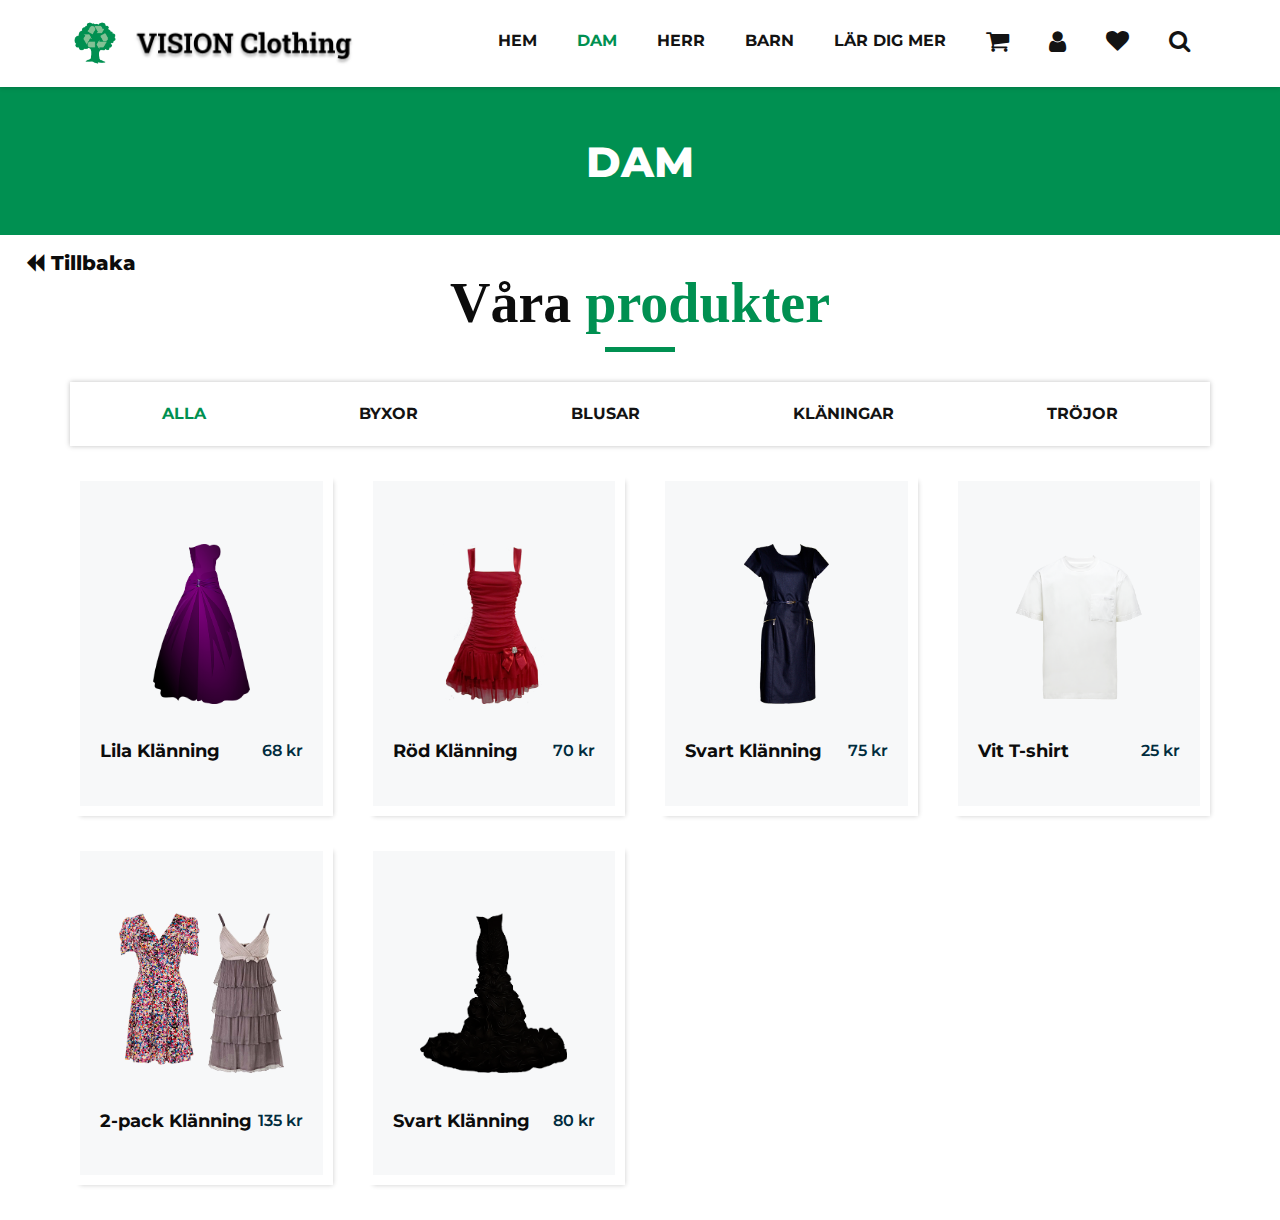
<file: productsDam.html>
<!DOCTYPE html>
<html>

<head>
   <!-- Basic -->
   <meta charset="utf-8" />
   <meta http-equiv="X-UA-Compatible" content="IE=edge" />
   <!-- Mobile Metas -->
   <meta name="viewport" content="width=device-width, initial-scale=1, shrink-to-fit=no" />
   <!-- Site Metas -->
   <meta name="keywords" content="" />
   <meta name="description" content="" />
   <meta name="author" content="" />
   <link rel="shortcut icon" href="images/Tree.png" type="">
   <title>Vision Clothing</title>
   <!-- bootstrap core css -->
   <link rel="stylesheet" type="text/css" href="css/bootstrap.css" />
   <!-- font awesome style -->
   <link href="css/font-awesome.min.css" rel="stylesheet" />
   <!-- Custom styles for this template -->
   <!-- responsive style -->
   <link href="css/responsive.css" rel="stylesheet" />
   <link href="css/style.css" rel="stylesheet" />
</head>

<body class="sub_page">
   <div class="hero_area">
      <!-- header section strats -->
      <header class="header_section">
         <div class="container">
            <nav class="navbar navbar-expand-lg custom_nav-container ">
               <a class="navbar-brand" href="index.html"><img width="50" src="images/Tree.png" alt="#"><img width="250"
                     src="images/logo.png" alt="#" /></a>
               <button class="navbar-toggler" type="button" data-toggle="collapse" data-target="#navbarSupportedContent"
                  aria-controls="navbarSupportedContent" aria-expanded="false" aria-label="Toggle navigation">
                  <span class=""> </span>
               </button>
               <div class="collapse navbar-collapse" id="navbarSupportedContent">
                  <ul class="navbar-nav">
                     <li class="nav-item">
                        <a class="nav-link" href="index.html">Hem</a>
                     </li>
                     <li class="nav-item active">
                        <a class="nav-link" href="productsDam.html">Dam <span class="sr-only">(current)</span></a>
                     </li>
                     <li class="nav-item">
                        <a class="nav-link" href="productsHerr.html">Herr</a>
                     </li>
                     <li class="nav-item">
                        <a class="nav-link" href="javascript:void(0)"
                           onclick="document.getElementById('myModal').style.display='block';">Barn</a>
                     </li>
                     <li class="nav-item">
                        <a class="nav-link" href="info.html">lär dig mer</a>
                     </li>
                     <li class="nav-item">
                        <a class="nav-link" onclick="document.getElementById('myModal').style.display='block';"
                           href="javascript:void(0)"><i class="fa fa-shopping-cart" style="font-size:25px;"></i></a>
                     </li>
                     <li class="nav-item">
                        <a class="nav-link" onclick="document.getElementById('myModal').style.display='block';"
                           href="javascript:void(0)"><i class="fa fa-user" style="font-size:24px;"></i></a>
                     </li>
                     <li class="nav-item">
                        <a class="nav-link" onclick="document.getElementById('myModal').style.display='block';"
                           href="javascript:void(0)"><i class="fa fa-heart" style="font-size:23px;"></i></a>
                     </li>

                     <li class="nav-item">
                        <a class="nav-link" onclick="document.getElementById('myModal').style.display='block';"
                           href="javascript:void(0)"><i class="fa fa-search" style="font-size:23px;"></i></a>
                     </li>
                  </ul>
               </div>
            </nav>
         </div>
      </header>
      <!-- end header section -->
   </div>
   <!-- inner page section -->
   <section class="inner_page_head">
      <div class="container_fuild">
         <div class="row">
            <div class="col-md-12">
               <div class="full">
                  <h3>DAM</h3>
               </div>
            </div>
         </div>
      </div>
   </section>
   <!-- end inner page section -->
   <div style="padding: 1% 0 0 2%; position: absolute; z-index: 1;" class="back">
      <a onclick="history.back()"><i class="fa fa-backward" style="font-size: 20x;"></i> Tillbaka</a>
   </div>
   <!-- product section -->
   <section class="product_section layout_padding">
      <div class="container">
         <div class="heading_container heading_center">
            <h2>
               Våra <span>produkter</span>
            </h2>
         </div>
         <div class="hero_area">
            <!-- header section strats -->
            <header class="header_section">
               <div class="container">
                  <nav class="navbar navbar-expand-lg custom_nav-container ">
                     <button class="navbar-toggler" type="button" data-toggle="collapse"
                        data-target="#navbarSupportedContent" aria-controls="navbarSupportedContent"
                        aria-expanded="false" aria-label="Toggle navigation">
                        <span class=""> </span>
                     </button>
                     <div class="collapse navbar-collapse" id="navbarSupportedContent"
                        style="display: block !important;">
                        <ul class="navbar-nav" style="margin: 0; justify-content: space-around;">
                           <li class="nav-item active">
                              <a class="nav-link" href="javascript:void(0)">Alla<span
                                    class="sr-only">(current)</span></a>
                           </li>
                           <li class="nav-item">
                              <a class="nav-link" href="javascript:void(0)"
                                 onclick="document.getElementById('myModal').style.display='block';">byxor</a>
                           </li>
                           <li class="nav-item">
                              <a class="nav-link" href="javascript:void(0)"
                                 onclick="document.getElementById('myModal').style.display='block';">blusar</a>
                           </li>
                           <li class="nav-item">
                              <a class="nav-link" href="javascript:void(0)"
                                 onclick="document.getElementById('myModal').style.display='block';">Kläningar</a>
                           </li>
                           <li class="nav-item">
                              <a class="nav-link" href="javascript:void(0)"
                                 onclick="document.getElementById('myModal').style.display='block';">tröjor</a>
                           </li>
                        </ul>
                     </div>
                  </nav>
               </div>
            </header>
            <!-- end header section -->
         </div>
         <div class="row">
            <div class="col-sm-6 col-md-4 col-lg-3">
               <div class="box">
                  <div class="option_container">
                     <div class="options">
                        <a href="javascript:void(0)" class="option2"
                           onclick="document.getElementById('myModal').style.display='block';">
                           Slutsåld!
                        </a>
                     </div>
                  </div>
                  <div class="img-box">
                     <img src="images/p3.png" alt="">
                  </div>
                  <div class="detail-box">
                     <h5>
                        Lila Klänning
                     </h5>
                     <h6>
                        68 kr
                     </h6>
                  </div>
               </div>
            </div>
            <div class="col-sm-6 col-md-4 col-lg-3">
               <div class="box">
                  <div class="option_container">
                     <div class="options">
                        <a href="javascript:void(0)" class="option2"
                           onclick="document.getElementById('myModal').style.display='block';">
                           Slutsåld!
                        </a>
                     </div>
                  </div>
                  <div class="img-box">
                     <img src="images/p4.png" alt="">
                  </div>
                  <div class="detail-box">
                     <h5>
                        Röd Klänning
                     </h5>
                     <h6>
                        70 kr
                     </h6>
                  </div>
               </div>
            </div>
            <div class="col-sm-6 col-md-4 col-lg-3">
               <div class="box">
                  <div class="option_container">
                     <div class="options">
                        <a href="javascript:void(0)" class="option2"
                           onclick="document.getElementById('myModal').style.display='block';">
                           Slutsåld!
                        </a>
                     </div>
                  </div>
                  <div class="img-box">
                     <img src="images/p5.png" alt="">
                  </div>
                  <div class="detail-box">
                     <h5>Svart Klänning</h5>
                     <h6>75 kr</h6>
                  </div>
               </div>
            </div>
            <div class="col-sm-6 col-md-4 col-lg-3">
               <div class="box">
                  <div class="option_container">
                     <div class="options">
                        <a href="product.html" class="option1">
                           Visa produkt
                        </a>
                     </div>
                  </div>
                  <div class="img-box">
                     <img src="images/p13.png" alt="">
                  </div>
                  <div class="detail-box">
                     <h5>
                        Vit T-shirt
                     </h5>
                     <h6>
                        25 kr
                     </h6>
                  </div>
               </div>
            </div>
            <div class="col-sm-6 col-md-4 col-lg-3">
               <div class="box">
                  <div class="option_container">
                     <div class="options">
                        <a href="javascript:void(0)" class="option2"
                           onclick="document.getElementById('myModal').style.display='block';">
                           Slutsåld!
                        </a>
                     </div>
                  </div>
                  <div class="img-box">
                     <img src="images/p6.png" alt="">
                  </div>
                  <div class="detail-box">
                     <h5>
                        2-pack Klänning
                     </h5>
                     <h6>
                        135 kr
                     </h6>
                  </div>
               </div>
            </div>
            <div class="col-sm-6 col-md-4 col-lg-3">
               <div class="box">
                  <div class="option_container">
                     <div class="options">
                        <a href="javascript:void(0)" class="option2"
                           onclick="document.getElementById('myModal').style.display='block';">
                           Slutsåld!
                        </a>
                     </div>
                  </div>
                  <div class="img-box">
                     <img src="images/p7.png" alt="">
                  </div>
                  <div class="detail-box">
                     <h5>
                        Svart Klänning
                     </h5>
                     <h6>
                        80 kr
                     </h6>
                  </div>
               </div>
            </div>
         </div>
      </div>
   </section>

   <!-- The Modal -->
   <div id="myModal" class="modal">
      <!-- Modal content -->
      <div class="modal-content">
         <span class="close">&times;</span>
         <span style="text-align: center; padding-top: 15px;">
            <h2>Hoppsan, det här är inte
               implementerat ännu!
               <br><br>
               Tack för din förståelse.
            </h2>
         </span>
      </div>
   </div>

   <script>
      // Get the modal
      var modal = document.getElementById("myModal");

      // Get the <span> element that closes the modal
      var span = document.getElementsByClassName("close")[0];
      // When the user clicks on <span> (x), close the modal
      span.onclick = function () {
         modal.style.display = "none";
      }

      // When the user clicks anywhere outside of the modal, close it
      window.onclick = function (event) {
         ;
         if (event.target == modal) {
            modal.style.display = "none";
         }
      }
   </script>

   <!-- end product section -->
   <!-- jQery -->
   <script src="js/jquery-3.4.1.min.js"></script>
   <!-- popper js -->
   <script src="js/popper.min.js"></script>
   <!-- bootstrap js -->
   <script src="js/bootstrap.js"></script>
   <!-- custom js -->
   <script src="js/custom.js"></script>
</body>

</html>
</file>
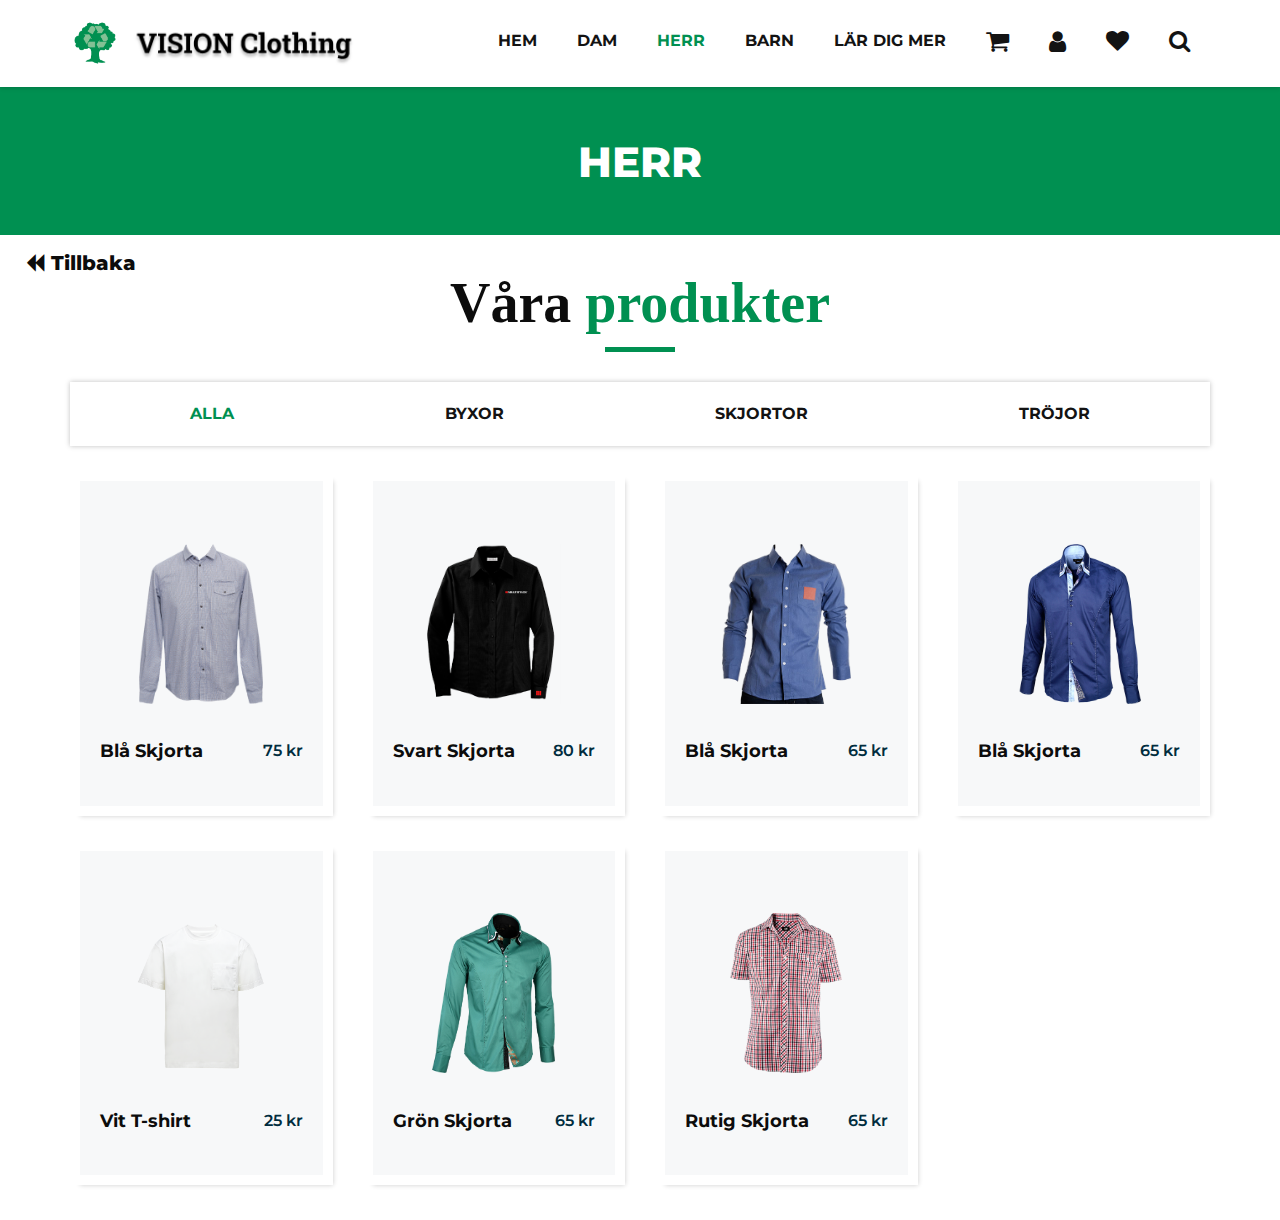
<file: productsHerr.html>
<!DOCTYPE html>
<html>

<head>
   <!-- Basic -->
   <meta charset="utf-8" />
   <meta http-equiv="X-UA-Compatible" content="IE=edge" />
   <!-- Mobile Metas -->
   <meta name="viewport" content="width=device-width, initial-scale=1, shrink-to-fit=no" />
   <!-- Site Metas -->
   <meta name="keywords" content="" />
   <meta name="description" content="" />
   <meta name="author" content="" />
   <link rel="shortcut icon" href="images/Tree.png" type="">
   <title>Vision Clothing</title>
   <!-- bootstrap core css -->
   <link rel="stylesheet" type="text/css" href="css/bootstrap.css" />
   <!-- font awesome style -->
   <link href="css/font-awesome.min.css" rel="stylesheet" />
   <!-- Custom styles for this template -->
   <!-- responsive style -->
   <link href="css/responsive.css" rel="stylesheet" />
   <link href="css/style.css" rel="stylesheet" />
</head>

<body class="sub_page">
   <div class="hero_area">
      <!-- header section strats -->
      <header class="header_section">
         <div class="container">
            <nav class="navbar navbar-expand-lg custom_nav-container ">
               <a class="navbar-brand" href="index.html"><img width="50" src="images/Tree.png" alt="#"><img width="250"
                     src="images/logo.png" alt="#" /></a>
               <button class="navbar-toggler" type="button" data-toggle="collapse" data-target="#navbarSupportedContent"
                  aria-controls="navbarSupportedContent" aria-expanded="false" aria-label="Toggle navigation">
                  <span class=""> </span>
               </button>
               <div class="collapse navbar-collapse" id="navbarSupportedContent">
                  <ul class="navbar-nav">
                     <li class="nav-item">
                        <a class="nav-link" href="index.html">Hem</a>
                     </li>
                     <li class="nav-item">
                        <a class="nav-link" href="productsDam.html">Dam</a>
                     </li>
                     <li class="nav-item active">
                        <a class="nav-link" href="productsHerr.html">Herr <span class="sr-only">(current)</span></a>
                     </li>
                     <li class="nav-item">
                        <a class="nav-link" href="javascript:void(0)"
                           onclick="document.getElementById('myModal').style.display='block';">Barn</a>
                     </li>
                     <li class="nav-item">
                        <a class="nav-link" href="info.html">lär dig mer</a>
                     </li>
                     <li class="nav-item">
                        <a class="nav-link" onclick="document.getElementById('myModal').style.display='block';"
                           href="javascript:void(0)"><i class="fa fa-shopping-cart" style="font-size:25px;"></i></a>
                     </li>
                     <li class="nav-item">
                        <a class="nav-link" onclick="document.getElementById('myModal').style.display='block';"
                           href="javascript:void(0)"><i class="fa fa-user" style="font-size:24px;"></i></a>
                     </li>
                     <li class="nav-item">
                        <a class="nav-link" onclick="document.getElementById('myModal').style.display='block';"
                           href="javascript:void(0)"><i class="fa fa-heart" style="font-size:23px;"></i></a>
                     </li>

                     <li class="nav-item">
                        <a class="nav-link" onclick="document.getElementById('myModal').style.display='block';"
                           href="javascript:void(0)"><i class="fa fa-search" style="font-size:23px;"></i></a>
                     </li>
                  </ul>
               </div>
            </nav>
         </div>
      </header>
      <!-- end header section -->
   </div>
   <!-- inner page section -->
   <section class="inner_page_head">
      <div class="container_fuild">
         <div class="row">
            <div class="col-md-12">
               <div class="full">
                  <h3>HERR</h3>
               </div>
            </div>
         </div>
      </div>
   </section>
   <!-- end inner page section -->
   <div style="padding: 1% 0 0 2%; position: absolute; z-index: 1;" class="back">
      <a onclick="history.back()"><i class="fa fa-backward" style="font-size: 20x;"></i> Tillbaka</a>
   </div>
   <!-- product section -->
   <section class="product_section layout_padding">
      <div class="container">
         <div class="heading_container heading_center">
            <h2>
               Våra <span>produkter</span>
            </h2>
         </div>
         <div class="hero_area">
            <!-- header section strats -->
            <header class="header_section">
               <div class="container">
                  <nav class="navbar navbar-expand-lg custom_nav-container ">
                     <button class="navbar-toggler" type="button" data-toggle="collapse"
                        data-target="#navbarSupportedContent" aria-controls="navbarSupportedContent"
                        aria-expanded="false" aria-label="Toggle navigation">
                        <span class=""> </span>
                     </button>
                     <div class="collapse navbar-collapse" id="navbarSupportedContent"
                        style="display: block !important;">
                        <ul class="navbar-nav" style="margin: 0; justify-content: space-around;">
                           <li class="nav-item active">
                              <a class="nav-link" href="javascript:void(0)">Alla<span
                                    class="sr-only">(current)</span></a>
                           </li>
                           <li class="nav-item">
                              <a class="nav-link" href="javascript:void(0)"
                                 onclick="document.getElementById('myModal').style.display='block';">byxor</a>
                           </li>
                           <li class="nav-item">
                              <a class="nav-link" href="javascript:void(0)"
                                 onclick="document.getElementById('myModal').style.display='block';">Skjortor</a>
                           </li>
                           <li class="nav-item">
                              <a class="nav-link" href="javascript:void(0)"
                                 onclick="document.getElementById('myModal').style.display='block';">tröjor</a>
                           </li>
                        </ul>
                     </div>
                  </nav>
               </div>
            </header>
            <!-- end header section -->
         </div>
         <div class="row">
            <div class="col-sm-6 col-md-4 col-lg-3">
               <div class="box">
                  <div class="option_container">
                     <div class="options">
                        <a href="javascript:void(0)" class="option2"
                           onclick="document.getElementById('myModal').style.display='block';">
                           Slutsåld!
                        </a>
                     </div>
                  </div>
                  <div class="img-box">
                     <img src="images/p1.png" alt="">
                  </div>
                  <div class="detail-box">
                     <h5>
                        Blå Skjorta
                     </h5>
                     <h6>
                        75 kr
                     </h6>
                  </div>
               </div>
            </div>
            <div class="col-sm-6 col-md-4 col-lg-3">
               <div class="box">
                  <div class="option_container">
                     <div class="options">
                        <a href="javascript:void(0)" class="option2"
                           onclick="document.getElementById('myModal').style.display='block';">
                           Slutsåld!
                        </a>
                     </div>
                  </div>
                  <div class="img-box">
                     <img src="images/p2.png" alt="">
                  </div>
                  <div class="detail-box">
                     <h5>
                        Svart Skjorta
                     </h5>
                     <h6>
                        80 kr
                     </h6>
                  </div>
               </div>
            </div>
            <div class="col-sm-6 col-md-4 col-lg-3">
               <div class="box">
                  <div class="option_container">
                     <div class="options">
                        <a href="javascript:void(0)" class="option2"
                           onclick="document.getElementById('myModal').style.display='block';">
                           Slutsåld!
                        </a>
                     </div>
                  </div>
                  <div class="img-box">
                     <img src="images/p8.png" alt="">
                  </div>
                  <div class="detail-box">
                     <h5>
                        Blå Skjorta
                     </h5>
                     <h6>
                        65 kr
                     </h6>
                  </div>
               </div>
            </div>
            <div class="col-sm-6 col-md-4 col-lg-3">
               <div class="box">
                  <div class="option_container">
                     <div class="options">
                        <a href="javascript:void(0)" class="option2"
                           onclick="document.getElementById('myModal').style.display='block';">
                           Slutsåld!
                        </a>
                     </div>
                  </div>
                  <div class="img-box">
                     <img src="images/p9.png" alt="">
                  </div>
                  <div class="detail-box">
                     <h5>
                        Blå Skjorta
                     </h5>
                     <h6>
                        65 kr
                     </h6>
                  </div>
               </div>
            </div>
            <div class="col-sm-6 col-md-4 col-lg-3">
               <div class="box">
                  <div class="option_container">
                     <div class="options">
                        <a href="product.html" class="option1">
                           Visa produkt
                        </a>
                     </div>
                  </div>
                  <div class="img-box">
                     <img src="images/p13.png" alt="">
                  </div>
                  <div class="detail-box">
                     <h5>
                        Vit T-shirt
                     </h5>
                     <h6>
                        25 kr
                     </h6>
                  </div>
               </div>
            </div>
            <div class="col-sm-6 col-md-4 col-lg-3">
               <div class="box">
                  <div class="option_container">
                     <div class="options">
                        <a href="javascript:void(0)" class="option2"
                           onclick="document.getElementById('myModal').style.display='block';">
                           Slutsåld!
                        </a>
                     </div>
                  </div>
                  <div class="img-box">
                     <img src="images/p10.png" alt="">
                  </div>
                  <div class="detail-box">
                     <h5>
                        Grön Skjorta
                     </h5>
                     <h6>
                        65 kr
                     </h6>
                  </div>
               </div>
            </div>
            <div class="col-sm-6 col-md-4 col-lg-3">
               <div class="box">
                  <div class="option_container">
                     <div class="options">
                        <a href="javascript:void(0)" class="option2"
                           onclick="document.getElementById('myModal').style.display='block';">
                           Slutsåld!
                        </a>
                     </div>
                  </div>
                  <div class="img-box">
                     <img src="images/p11.png" alt="">
                  </div>
                  <div class="detail-box">
                     <h5>
                        Rutig Skjorta
                     </h5>
                     <h6>
                        65 kr
                     </h6>
                  </div>
               </div>
            </div>
         </div>
      </div>
   </section>

   <!-- The Modal -->
   <div id="myModal" class="modal">
      <!-- Modal content -->
      <div class="modal-content">
         <span class="close">&times;</span>
         <span style="text-align: center; padding-top: 15px;">
            <h2>Hoppsan, det här är inte
               implementerat ännu!
               <br><br>
               Tack för din förståelse.
            </h2>
         </span>
      </div>
   </div>

   <script>
      // Get the modal
      var modal = document.getElementById("myModal");

      // Get the <span> element that closes the modal
      var span = document.getElementsByClassName("close")[0];
      // When the user clicks on <span> (x), close the modal
      span.onclick = function () {
         modal.style.display = "none";
      }

      // When the user clicks anywhere outside of the modal, close it
      window.onclick = function (event) {
         ;
         if (event.target == modal) {
            modal.style.display = "none";
         }
      }
   </script>

   <!-- end product section -->
   <!-- jQery -->
   <script src="js/jquery-3.4.1.min.js"></script>
   <!-- popper js -->
   <script src="js/popper.min.js"></script>
   <!-- bootstrap js -->
   <script src="js/bootstrap.js"></script>
   <!-- custom js -->
   <script src="js/custom.js"></script>
</body>

</html>
</file>
<file: css/responsive.css>
@media (max-width: 1300px) {}

@media (max-width: 1120px) {}

@media (max-width: 992px) {
  .hero_area {
    min-height: auto;
  }

  .custom_nav-container .navbar-nav {
    padding-top: 15px;
    align-items: center;
  }


  .custom_nav-container .navbar-nav .nav-item .nav-link {
    padding: 5px 25px;
    margin: 5px 0;
  }

  .slider_section .carousel-indicators {
    margin-top: 45px;
  }

  .client_section .carousel-control-prev {
    left: 15%;
  }

  .client_section .carousel-control-next {
    right: 15%;
  }

}

@media (max-width: 767px) {

  .slider_bg_box img {
    -o-object-position: top center;
    object-position: top center;
  }

  .arrival_section .arrival_bg_box img {
    -o-object-position: top right;
    object-position: top right;
  }

  .client_section .carousel-control-prev {
    left: 5%;
  }

  .client_section .carousel-control-next {
    right: 5%;
  }

  .slider_section .detail-box,
  .about_section .detail-box {
    margin-bottom: 45px;
  }

  .about_section .row {
    flex-direction: column-reverse;
  }

  .subscribe_section .box,
  .arrival_section .box {
    padding: 75px 25px;
  }

  .subscribe_section .subscribe_form form button {
    margin-top: 15px;
  }
}

@media (max-width: 576px) {
  .heading_container h2 {
    font-size: 2.2rem;
  }
}

@media (max-width: 480px) {
  .heading_container h2 {
    font-size: 2rem;
  }

  .carousel_btn_box {
    display: flex;
    justify-content: center;
    margin-top: 25px;
  }

  .client_section .carousel-control-prev,
  .client_section .carousel-control-next {
    position: unset;
    transform: none;
  }
}

@media (max-width: 420px) {}

@media (max-width: 376px) {
  .slider_section .detail-box h1 {
    font-size: 3rem;
  }
}

@media (min-width: 1200px) {
  .container {
    max-width: 1170px;
  }
}
</file>
<file: css/style.css>
@import url('https://fonts.googleapis.com/css2?family=Montserrat:ital,wght@0,100;0,200;0,300;0,400;0,500;0,600;0,700;0,800;0,900;1,100;1,200;1,300;1,400;1,500;1,600;1,700;1,800;1,900&display=swap');

* {
  box-sizing: border-box;
}

body {
  font-family: 'Montserrat', sans-serif;
  color: #0c0c0c;
  background-color: #ffffff;
  overflow-x: hidden;
}

.layout_padding {
  padding: 35px 0;
}

.layout_padding2 {
  padding: 75px 0;
}

.layout_padding2-top {
  padding-top: 75px;
}

.layout_padding2-bottom {
  padding-bottom: 75px;
}

.layout_padding-top {
  padding-top: 90px;
}

.layout_padding-bottom {
  padding-bottom: 90px;
}

h1,
h2 {
  font-family: 'Playfair Display', serif;
}

.heading_container {
  display: -webkit-box;
  display: -ms-flexbox;
  display: flex;
  -webkit-box-orient: vertical;
  -webkit-box-direction: normal;
  -ms-flex-direction: column;
  flex-direction: column;
  -webkit-box-align: start;
  -ms-flex-align: start;
  align-items: flex-start;
}

.heading_container h2 {
  position: relative;
  margin-bottom: 0;
  font-size: 3.5rem;
  font-weight: bold;
}

.heading_container h2::after {
  content: "";
  display: block;
  width: 70px;
  height: 5px;
  background: #009051;
  margin: 10px auto 10px;
}

.heading_container h2 span {
  color: #009051;
}

.heading_container p {
  margin-top: 10px;
  margin-bottom: 0;
}

.heading_container.heading_center {
  -webkit-box-align: center;
  -ms-flex-align: center;
  align-items: center;
  text-align: center;
}

a,
a:hover,
a:focus {
  text-decoration: none;
}

a:hover,
a:focus {
  color: initial;
}

.btn,
.btn:focus {
  outline: none !important;
  -webkit-box-shadow: none;
  box-shadow: none;
}

/*header section*/
.hero_area {
  position: relative;
  display: -webkit-box;
  display: -ms-flexbox;
  display: flex;
  -webkit-box-orient: vertical;
  -webkit-box-direction: normal;
  -ms-flex-direction: column;
  flex-direction: column;
  min-height: fit-content;

}

.sub_page .hero_area {
  min-height: auto;
  -webkit-box-shadow: 0 0 5px 0 rgba(0, 0, 0, 0.25);
  box-shadow: 0 0 5px 0 rgba(0, 0, 0, 0.25);
}

.header_section {
  padding: 15px 0;
}

.header_section .container-fluid {
  padding-right: 25px;
  padding-left: 25px;
}

.navbar-brand {
  font-family: 'Playfair Display', serif;
}

.navbar-brand span {
  font-weight: bold;
  font-size: 32px;
  color: #000000;
}

.custom_nav-container {
  padding: 0;
}

.custom_nav-container .navbar-nav {
  margin-left: auto;
}

.custom_nav-container .navbar-nav .nav-item .nav-link {
  padding: 5px 20px;
  color: #131313;
  text-align: center;
  text-transform: uppercase;
  border-radius: 5px;
  -webkit-transition: all 0.3s;
  transition: all 0.3s;
  font-weight: 700;
}

.custom_nav-container .navbar-nav .nav-item .nav-link svg {
  width: 17px;
  height: auto;
  fill: #000000;
  margin-bottom: 2px;
}

.custom_nav-container .navbar-nav .nav-item:hover .nav-link,
.custom_nav-container .navbar-nav .nav-item.active .nav-link {
  color: #009051;
}

.custom_nav-container .navbar-nav .nav-item:hover .nav-link svg,
.custom_nav-container .navbar-nav .nav-item.active .nav-link svg {
  fill: #009051;
}

.custom_nav-container .nav_search-btn {
  width: 35px;
  height: 35px;
  padding: 0;
  border: none;
  color: #000000;
}

.custom_nav-container .nav_search-btn:hover {
  color: #009051;
}

.custom_nav-container .navbar-toggler {
  outline: none;
}

.custom_nav-container .navbar-toggler {
  padding: 0;
  width: 37px;
  height: 42px;
  -webkit-transition: all 0.3s;
  transition: all 0.3s;
}

.custom_nav-container .navbar-toggler span {
  display: block;
  width: 35px;
  height: 4px;
  background-color: #000000;
  margin: 7px 0;
  -webkit-transition: all 0.3s;
  transition: all 0.3s;
  position: relative;
  border-radius: 5px;
  transition: all 0.3s;
}

.custom_nav-container .navbar-toggler span::before,
.custom_nav-container .navbar-toggler span::after {
  content: "";
  position: absolute;
  left: 0;
  height: 100%;
  width: 100%;
  background-color: #000000;
  top: -10px;
  border-radius: 5px;
  -webkit-transition: all 0.3s;
  transition: all 0.3s;
}

.custom_nav-container .navbar-toggler span::after {
  top: 10px;
}

.custom_nav-container .navbar-toggler[aria-expanded="true"] {
  -webkit-transform: rotate(360deg);
  transform: rotate(360deg);
}

.custom_nav-container .navbar-toggler[aria-expanded="true"] span {
  -webkit-transform: rotate(45deg);
  transform: rotate(45deg);
}

.custom_nav-container .navbar-toggler[aria-expanded="true"] span::before,
.custom_nav-container .navbar-toggler[aria-expanded="true"] span::after {
  -webkit-transform: rotate(90deg);
  transform: rotate(90deg);
  top: 0;
}

/*end header section*/
/* slider section */
.slider_section {
  -webkit-box-flex: 1;
  -ms-flex: 1;
  flex: 1;
  display: -webkit-box;
  display: -ms-flexbox;
  display: flex;
  -webkit-box-align: center;
  -ms-flex-align: center;
  position: relative;
  padding: 90px 0 35px 0;

}

.slider_section .row {
  -webkit-box-align: center;
  -ms-flex-align: center;
  align-items: center;
}

.slider_section #customCarousel1 {
  width: 50%;
  position: unset;
  height: fit-content;
}

.slider_section .detail-box h1 {
  font-weight: bold;
  margin-bottom: 15px;
  color: #000000;
  font-size: 34px;
}

.slider_section .detail-box h1 span {
  color: #CDF2CA;
}

.slider_section .detail-box {
  margin: 5% 5% 0 5%;
}

.slider_section .detail-box p {
  font-size: 16px;
  margin-top: 20px;
  margin-bottom: 1.5rem;
}

.slider_section .detail-box a {
  display: inline-block;
  padding: 12px 45px;
  background-color: #009051;
  border: 3px solid #009051;
  color: #ffffff;
  border-radius: 0;
  -webkit-transition: all 0.3s;
  transition: all 0.3s;
  margin-top: 10px;
  font-weight: 700;
}

.slider_section .detail-box a:hover {
  background-color: transparent;
  color: #009051;
}

.btn-box a:hover {
  background-color: transparent;
}

.slider_section .img-box img {
  width: 100%;
}

.detail-box a {
  display: inline-block;
  padding: 12px 45px;
  background-color: #009051;
  border: 3px solid #009051;
  color: #ffffff;
  border-radius: 0;
  -webkit-transition: all 0.3s;
  transition: all 0.3s;
  margin-top: 10px;
  font-weight: 700;
}

.detail-box a:hover {
  background-color: transparent;
  color: #009051;
}

/* The Modal (background) */
.modal {
  display: none;
  /* Hidden by default */
  position: fixed;
  /* Stay in place */
  z-index: 1;
  /* Sit on top */
  padding-top: 15%;
  /* Location of the box */
  left: 0;
  top: 0;
  width: 100%;
  /* Full width */
  height: 100%;
  /* Full height */
  overflow: auto;
  /* Enable scroll if needed */
  background-color: rgb(0, 0, 0);
  /* Fallback color */
  background-color: rgba(0, 0, 0, 0.4);
  /* Black w/ opacity */
}

.back {
  font-size: 20px;
  font-weight: 800;
}

.back:hover {
  cursor: pointer;
  color: #009051;
}

#infoBack:hover {
  color: #FFFFFF;
  -webkit-transform: scale(1.1);
  transform: scale(1.1);
}

/* Modal Content */
.modal-content {
  background-color: #fefefe;
  margin: auto;
  padding: 20px;
  border: 1px solid #888;
  width: 25%;
  text-align: right;
}

#CheckoutContent {
  text-align: left;
  width: 40%;
  color: #009051;
}

#checkOut {
  padding-top: 2%;
}

/* The Close Button */
.close {
  color: #aaaaaa;
  font-size: 28px;
  font-weight: bold;
}

.close:hover,
.close:focus {
  color: #000;
  text-decoration: none;
  cursor: pointer;
}

.slider_section .carousel-indicators {
  position: unset;
  margin: 0;
  margin-top: 45px;
  -webkit-box-pack: start;
  -ms-flex-pack: start;
  justify-content: center;
  -webkit-box-align: center;
  -ms-flex-align: center;
  align-items: center;
}

.slider_section .carousel-indicators li {
  background-color: #ffffff;
  width: 12px;
  height: 12px;
  border-radius: 100%;
  opacity: 1;
}

.slider_section .carousel-indicators li.active {
  width: 20px;
  height: 20px;
  background-color: #009051;
}

.slider_bg_box {
  position: absolute;
  top: 0;
  left: 0;
  width: 100%;
  height: 100%;
  z-index: -1;
}

.slider_bg_box img {
  width: 100%;
  height: 100%;
  -o-object-fit: cover;
  object-fit: cover;
  -o-object-position: top right;
  object-position: top right;
}

.product_section .heading_container {
  margin-bottom: 20px;
}

.product_section .box {
  position: relative;
  margin-top: 25px;
  padding: 35px 20px;
  background-color: #f7f8f9;
  -webkit-transition: all .3s;
  transition: all .3s;
  overflow: hidden;
  box-shadow: 5px 5px 5px -5px rgba(0, 0, 0, .2);
  border: solid #fff 10px;
}

.product_section .box .img-box {
  display: -webkit-box;
  display: -ms-flexbox;
  display: flex;
  -webkit-box-pack: center;
  -ms-flex-pack: center;
  justify-content: center;
  -webkit-box-align: center;
  -ms-flex-align: center;
  align-items: center;
  height: 215px;
}

.product_section .box .img-box img {
  max-width: 100%;
  max-height: 160px;
  -webkit-transition: all .3s;
  transition: all .3s;
}

.product_section .box .detail-box {
  text-align: center;
  display: -webkit-box;
  display: -ms-flexbox;
  display: flex;
  -webkit-box-pack: justify;
  -ms-flex-pack: justify;
  justify-content: space-between;
}

.product_section .box .detail-box h5 {
  font-size: 18px;
  margin-top: 10px;
}

.product_section .box .detail-box h6 {
  margin-top: 10px;
  color: #002c3e;
  font-weight: 600;
}

.product_section .box:hover img {
  -webkit-transform: scale(1.1);
  transform: scale(1.1);
}

.cate .detail-box:hover {
  -webkit-transform: scale(1.1);
  transform: scale(1.1);
}

.product_section .box:hover .option_container {
  opacity: 1;
  visibility: visible;
  -webkit-transform: translateY(0);
  transform: translateY(0);
}

.arrival_section {
  background-color: #d4ced0;
}

.product_section .option_container {
  position: absolute;
  top: 0;
  left: 0;
  width: 100%;
  height: 100%;
  display: -webkit-box;
  display: -ms-flexbox;
  display: flex;
  -webkit-box-pack: center;
  -ms-flex-pack: center;
  justify-content: center;
  -webkit-box-align: center;
  -ms-flex-align: center;
  align-items: center;
  background-color: rgba(255, 255, 255, 0.6);
  z-index: 3;
  opacity: 0;
  visibility: hidden;
  -webkit-transition: all .2s;
  transition: all .2s;
  -webkit-transform: translateY(100%);
  transform: translateY(100%);
}

.product_section .options {
  display: -webkit-box;
  display: -ms-flexbox;
  display: flex;
  -webkit-box-orient: vertical;
  -webkit-box-direction: normal;
  -ms-flex-direction: column;
  flex-direction: column;
  -webkit-box-align: center;
  -ms-flex-align: center;
  align-items: center;
}

#checkoutOptions {
  display: -webkit-box;
  display: -ms-flexbox;
  display: flex;
  -webkit-box-orient: horizontal;
  -webkit-box-direction: normal;
  -ms-flex-direction: row;
  flex-direction: row;
  justify-content: center;
}

.product_section .options a {
  display: inline-block;
  padding: 8px 15px;
  border-radius: 30px;
  width: 165px;
  text-align: center;
  -webkit-transition: all .3s;
  transition: all .3s;
  margin: 5px 0;
}

.product_section .options .option1 {
  background-color: #009051;
  border: 1px solid #009051;
  color: #ffffff;
}

.product_section .options .option1:hover {
  background-color: transparent;
  color: #009051;
}

.product_section .options .option2 {
  background-color: #000000;
  border: 1px solid #000000;
  color: #ffffff;
}

.product_section .options .option2:hover {
  background-color: transparent;
  color: #000000;
}

.product_section .btn-box {
  display: -webkit-box;
  display: -ms-flexbox;
  display: flex;
  -webkit-box-pack: center;
  -ms-flex-pack: center;
  justify-content: center;
  margin-top: 45px;
}

.btn-box {
  text-align: end;
}

.product_section .btn-box a {
  display: inline-block;
  padding: 10px 40px;
  background-color: #009051;
  border: 1px solid #009051;
  color: #ffffff;
  border-radius: 0;
  -webkit-transition: all 0.3s;
  transition: all 0.3s;
}

.product_section .btn-box a:hover {
  background-color: transparent;
  color: #009051;
}

.arrival_section .heading_container {
  color: #002c3e;
  margin-bottom: 10px;
}

.arrival_section .box {
  padding: 120px 45px;
  position: relative;
}

.arrival_section .arrival_bg_box {
  position: absolute;
  top: 0;
  left: 0;
  width: 100%;
  height: 100%;
  z-index: 3;
}

.arrival_section .arrival_bg_box img {
  width: 50%;
  height: 100%;
  -o-object-fit: cover;
  object-fit: cover;
  -o-object-position: top left;
  object-position: top left;
}

.arrival_section a {
  display: inline-block;
  padding: 10px 45px;
  background-color: #009051;
  border: 1px solid #009051;
  color: #ffffff;
  border-radius: 0;
  -webkit-transition: all 0.3s;
  transition: all 0.3s;
}

.arrival_section a:hover {
  background-color: transparent;
  color: #009051;
}

.why_section .box {
  text-align: center;
  margin-top: 45px;
  background-color: #009051;
  padding: 45px 50px;
  border-radius: 5px;
  color: #ffffff;
}

.detail-box h5 {
  font-size: 21px;
  font-weight: 700;
}

.remove_line_bt h2::after {
  display: none;
}

.why_section .box .img-box {
  margin-bottom: 15px;
}

.why_section .box .img-box svg {
  width: 55px;
  height: auto;
  fill: #ffffff;
}

.subscribe_section {
  text-align: center;
}

.subscribe_section .box {
  background-color: #d4ced0;
  padding: 75px 45px;
}

.subscribe_section .subscribe_form .heading_container {
  -webkit-box-pack: center;
  -ms-flex-pack: center;
  justify-content: center;
  color: #002c3e;
}

.subscribe_section .subscribe_form .heading_container h2 {
  padding: 0 25px;
}

.subscribe_section .subscribe_form form {
  display: -webkit-box;
  display: -ms-flexbox;
  display: flex;
  -webkit-box-orient: vertical;
  -webkit-box-direction: normal;
  -ms-flex-direction: column;
  flex-direction: column;
  -webkit-box-align: center;
  -ms-flex-align: center;
  align-items: center;
}

.subscribe_section .subscribe_form form input {
  width: 100%;
  height: 60px;
  border: none;
  border-radius: 90px;
  outline: none;
  padding: 5px 25px;
  background-color: #ffffff;
  margin-top: 15px;
  text-align: left;
}

.subscribe_section .subscribe_form form input::-webkit-input-placeholder {
  color: #171620;
}

.subscribe_section .subscribe_form form input:-ms-input-placeholder {
  color: #171620;
}

.subscribe_section .subscribe_form form input::-ms-input-placeholder {
  color: #171620;
}

.subscribe_section .subscribe_form form input::placeholder {
  color: #171620;
}

.subscribe_section .subscribe_form form button {
  display: inline-block;
  padding: 10px 45px;
  background-color: #009051;
  border: 1px solid #009051;
  color: #ffffff;
  border-radius: 35px;
  -webkit-transition: all 0.3s;
  transition: all 0.3s;
  text-transform: uppercase;
  margin-top: 35px;
  font-weight: 600;
  width: 100%;
  max-width: 285px;
}

.subscribe_section .subscribe_form form button:hover {
  background-color: transparent;
  color: #009051;
}

.client_section .box {
  display: -webkit-box;
  display: -ms-flexbox;
  display: flex;
  -webkit-box-orient: vertical;
  -webkit-box-direction: normal;
  -ms-flex-direction: column;
  flex-direction: column;
  -webkit-box-align: center;
  -ms-flex-align: center;
  align-items: center;
  text-align: center;
  margin-top: 55px;
}

.client_section .box .img_container {
  width: auto;
  height: auto;
  border-radius: 100%;
  display: -webkit-box;
  display: -ms-flexbox;
  display: flex;
  -webkit-box-pack: end;
  -ms-flex-pack: end;
  justify-content: flex-end;
  -webkit-box-align: center;
  -ms-flex-align: center;
  align-items: center;
  background-color: transparent;
}

.client_section .box .img_container .img-box {
  width: auto;
  height: auto;
  border-radius: 100%;
  display: -webkit-box;
  display: -ms-flexbox;
  display: flex;
  -webkit-box-pack: center;
  -ms-flex-pack: center;
  justify-content: center;
  -webkit-box-align: center;
  -ms-flex-align: center;
  align-items: center;
  background-color: #ffffff;
  margin-right: -1px;
}

.client_section .box .img_container .img-box .img_box-inner {
  width: 150px;
  height: 150px;
  border-radius: 100%;
  display: -webkit-box;
  display: -ms-flexbox;
  display: flex;
  -webkit-box-pack: center;
  -ms-flex-pack: center;
  justify-content: center;
  -webkit-box-align: center;
  -ms-flex-align: center;
  align-items: center;
  overflow: hidden;
}

.client_section .box .img_container .img-box .img_box-inner img {
  width: 100%;
}

.client_section .box .detail-box {
  margin-top: 25px;
}

.client_section .box .detail-box h5 {
  font-size: 20px;
  font-weight: 600;
}

.client_section .box .detail-box h6 {
  font-size: 15px;
  color: #999998;
}

.client_section .carousel-control-prev,
.client_section .carousel-control-next {
  top: 43%;
  -webkit-transform: translateY(-50%);
  transform: translateY(-50%);
  opacity: 1;
  width: auto;
  margin: 0 5px;
  width: 50px;
  height: 50px;
  opacity: 1;
  color: #ffffff;
  background-color: #009051;
  border-radius: 100%;
}

.client_section .carousel-control-prev:hover,
.client_section .carousel-control-next:hover {
  background-color: #212121;
}

.client_section .carousel-control-prev {
  left: 25%;
}

.client_section .carousel-control-next {
  right: 25%;
}

/* footer section*/
.footer_section {
  background-color: #002c3e;
  color: #ffffff;
  padding-top: 70px;
}

.footer_section {
  color: #ffffff;
  text-align: left;
}

.footer_section h4 {
  font-size: 28px;
}

.footer_section h4,
.footer_section .footer-logo {
  font-weight: 600;
  margin-bottom: 20px;
  font-family: 'Playfair Display', serif;
  text-align: left;
}

.footer_section .footer-col {
  margin-bottom: 30px;
}

.footer_section .footer_contact .contact_link_box {
  display: -webkit-box;
  display: -ms-flexbox;
  display: flex;
  -webkit-box-orient: vertical;
  -webkit-box-direction: normal;
  -ms-flex-direction: column;
  flex-direction: column;
}

.footer_section .footer_contact .contact_link_box a {
  margin: 10px 0;
  color: #ffffff;
}

.footer_section .footer_contact .contact_link_box a i {
  margin-right: 5px;
}

.footer_section .footer_contact .contact_link_box a:hover {
  color: #009051;
}

.footer_section .footer-logo {
  display: block;
  font-weight: bold;
  font-size: 32px;
  color: #ffffff;
}

.footer_section .footer_social {
  display: -webkit-box;
  display: -ms-flexbox;
  display: flex;
  -webkit-box-pack: left;
  -ms-flex-pack: center;
  justify-content: left;
  margin-top: 25px;
  margin-bottom: 10px;
}

.footer_section .footer_social a {
  display: -webkit-box;
  display: -ms-flexbox;
  display: flex;
  -webkit-box-pack: center;
  -ms-flex-pack: center;
  justify-content: center;
  -webkit-box-align: center;
  -ms-flex-align: center;
  align-items: center;
  color: #002c3e;
  width: 30px;
  height: 30px;
  border-radius: 100%;
  background-color: #ffffff;
  border-radius: 100%;
  margin: 0 2.5px;
  font-size: 18px;
}

.footer_section .footer_social a:hover {
  color: #009051;
}

.footer_section .map_container {
  width: 100%;
  height: 175px;
  overflow: hidden;
  display: -webkit-box;
  display: -ms-flexbox;
  display: flex;
  -webkit-box-align: stretch;
  -ms-flex-align: stretch;
  align-items: stretch;
}

.footer_section .map_container .map {
  height: 100%;
  -webkit-box-flex: 1;
  -ms-flex: 1;
  flex: 1;
}

.footer_section .map_container .map #googleMap {
  height: 100%;
}

.footer_section .footer-info {
  text-align: center;
  margin-top: 25px;
}

.footer_section .footer-info p {
  color: #ffffff;
  margin: 0;
  padding: 20px 0;
  border-top: 1px solid rgba(255, 255, 255, 0.2);
}

.footer_section .footer-info p a {
  color: inherit;
}

/*# sourceMappingURL=style.css.map */

.heading_container.heading_center h3 {
  position: relative;
  margin-bottom: 15px;
  font-size: 2.5rem;
  font-weight: bold;
  font-family: 'Playfair Display', serif;
}

li.nav-item ul {
  background: #fff;
  border: solid #000 2px;
  border-radius: 0;
  padding: 10px 20px;
  margin-left: 10px;
  margin-top: 10px;
  box-shadow: 4px 4px 0px 0 #000;
  width: 190px;
}

li.nav-item ul li {
  float: left;
  width: 100%;
  margin: 6px 0;
}

li.nav-item ul li a {
  color: #212529;
  font-size: 16px;
  font-weight: 500;
  letter-spacing: 0.2px;
  margin-top: 10px;
  transition: ease all 0.5s;
}

li.nav-item ul li a:hover,
li.nav-item ul li a:focus {
  color: #009051;
}

.inner_page_head {
  background: #009051;
  text-align: center;
  color: #fff;
  padding-top: 50px;
  padding-bottom: 40px;
}

.inner_page_head h3 {
  font-size: 42px;
  font-weight: 800;
}

/** footer **/

footer {
  background: #f8f8f8;
  padding: 90px 0 70px;
}

.logo_footer {
  margin-bottom: 30px;
}

.information_f p {
  margin-bottom: 1.2rem;
  line-height: 25px;
  font-size: 15px;
}

.widget_menu h3 {
  font-size: 18px;
  font-weight: 700;
  text-transform: uppercase;
  letter-spacing: 0.2px;
  margin-bottom: 25px;
}

.widget_menu ul {
  list-style: none;
  padding: 0;
  margin: 0;
}

.widget_menu ul li {
  float: left;
  width: 100%;
}

.widget_menu ul li a {
  font-size: 15px;
  color: #000;
  margin-bottom: 0;
  float: left;
  width: 100%;
  margin-top: 5px;
}

.field {
  display: flex;
}

.widget_menu {
  float: left;
  width: 100%;
}

div.form_sub .field input[type="email"],
div.form_sub .field input[type="email"]:hover,
div.form_sub .field input[type="email"]:focus {
  padding: 10px 110px 10px 15px;
  border-radius: 0;
  border: solid #ccc 1px;
  font-size: 14px;
  position: relative;
  box-shadow: none;
  width: 100%;
  height: 48px;
}

.form_sub {
  position: relative;
}

.form_sub input[type="email"]+input[type="submit"] {
  position: absolute;
  right: 0;
  background: #009051;
  color: #fff;
  border: none;
  top: 0px;
  font-size: 14px;
  height: 48px;
  font-weight: 600;
  padding: 0 15px;
}

form input {
  background: #fff;
  border: solid #ccc 1px;
  padding: 15px 15px;
  width: 100%;
  font-size: 14px;
  margin-bottom: 20px;
  text-transform: capitalize;
  line-height: normal;
}

form textarea {
  background: #fff;
  border: solid #ccc 1px;
  padding: 15px 15px;
  width: 100%;
  min-height: 150px;
  font-size: 14px;
  margin-bottom: 20px;
  text-transform: capitalize;
  line-height: normal;
}

form input[type="submit"] {
  border: none;
  padding: 15px 45px;
  width: auto;
  font-size: 16px;
  text-transform: capitalize;
  line-height: normal;
  margin: 0 auto;
  display: flex;
  background: #333;
  color: #fff;
  font-weight: 600;
  transition: ease all 0.1s;
}

form input[type="submit"]:hover,
form input[type="submit"]:focus {
  background: #009051;
  color: #fff;
}

/** cpy **/

.cpy_ {
  background: #222;
  text-align: center;
  padding: 20px 0;
}

.cpy_ p {
  margin: 0;
  color: #fff;
  font-size: 15px;
  font-weight: 400;
}

.cpy_ p a {
  margin: 0;
  color: #009051;
  font-size: 15px;
  font-weight: 400;
}

.checkoutInput {
  width: 100%;
  max-height: 25px;
  font-size: 1.3rem;
  letter-spacing: .15rem;
  margin-top: 5px;
  border-radius: 15px;
  border: 2px solid #82c094;
}

.checkoutInput:hover {
  border-color: #009051;
}

.checkoutInput:focus {
  outline: none;
}

.name {
  justify-content: space-between;
  display: flex;
  width: 100%;
}

.name div {
  width: 45%;
}

.address-info {
  display: flex;
  justify-content: space-between;
}

.address-info div {
  width: 45%;
}

.cc-info {
  display: flex;
  justify-content: space-between;
}

.cc-info div {
  width: 45%;
}

#CheckoutContent div {
  color: #000;
}

.proCon {
  width: 100%;
  display: grid;
  grid-template-columns: 65% 50%;
  min-height: 200px;
}

.proItem {
  margin: 5%;
}

#vid {
  text-align: center;
  margin: 5%;
}

#vid:hover {
  -webkit-transform: scale(1.15);
  transform: scale(1.15);
}

.infoCon {
  background-color: #82c094;
  width: 100%;
  min-height: 660px;
  display: grid;
  grid-template-columns: 50% 50%;
  grid-row: auto auto;
}

.infoItem {
  border-radius: 10px;
  display: flex;
  align-items: center;
  justify-content: center;
  font-size: 16px;
  font-family: sans-serif;
  background-color: #FFFFFF;
}

.infoItem .detail-box {
  margin: 5%;
}

.infoItem:hover {
  -webkit-transform: scale(1.015);
  transform: scale(1.015);
}

.infoItem .detail-box a {
  border-radius: 5px;
}

.scrollmore:hover {
  cursor: pointer;
  background-color: transparent;
  color: #009051;
}

.scrollmore h3 {
  font-size: 25px;
  font-weight: 800;
}

.search {
  width: 100%;
  position: relative;
  display: flex;
}

.searchTerm {
  width: 100%;
  border: 10px solid #82c094;
  border-right: none;
  padding: 5px;
  border-radius: 15px 0 0 15px;
  outline: none;
}

.searchButton {
  width: 40px;
  border: 3px solid #82c094;
  background: #82c094;
  text-align: center;
  color: #fff;
  border-radius: 0 15px 15px 0;
  cursor: pointer;
  font-size: 20px;
}

.searchButton:focus {
  outline: none;
}

.wrap {
  width: 75%;
  padding-left: 25%;
}
#clothesImg{
  max-width: 700px;
}
@media (max-width: 1300px) {
  #clothesImg{
    max-width: 500px;
  }
}
.arrows:hover{
  cursor: pointer;
  -webkit-transform: scale(1.5);
  transform: scale(1.5);
}
.w3-light-grey{
  background-color: #d5d5d5 !important;
}

/*
https://kute-themes.com/html/boutique/html/index.html
https://template.hasthemes.com/noraure/noraure/index.html
https://preview.hasthemes.com/xoss-preview/xoss/index.html
*/
</file>
